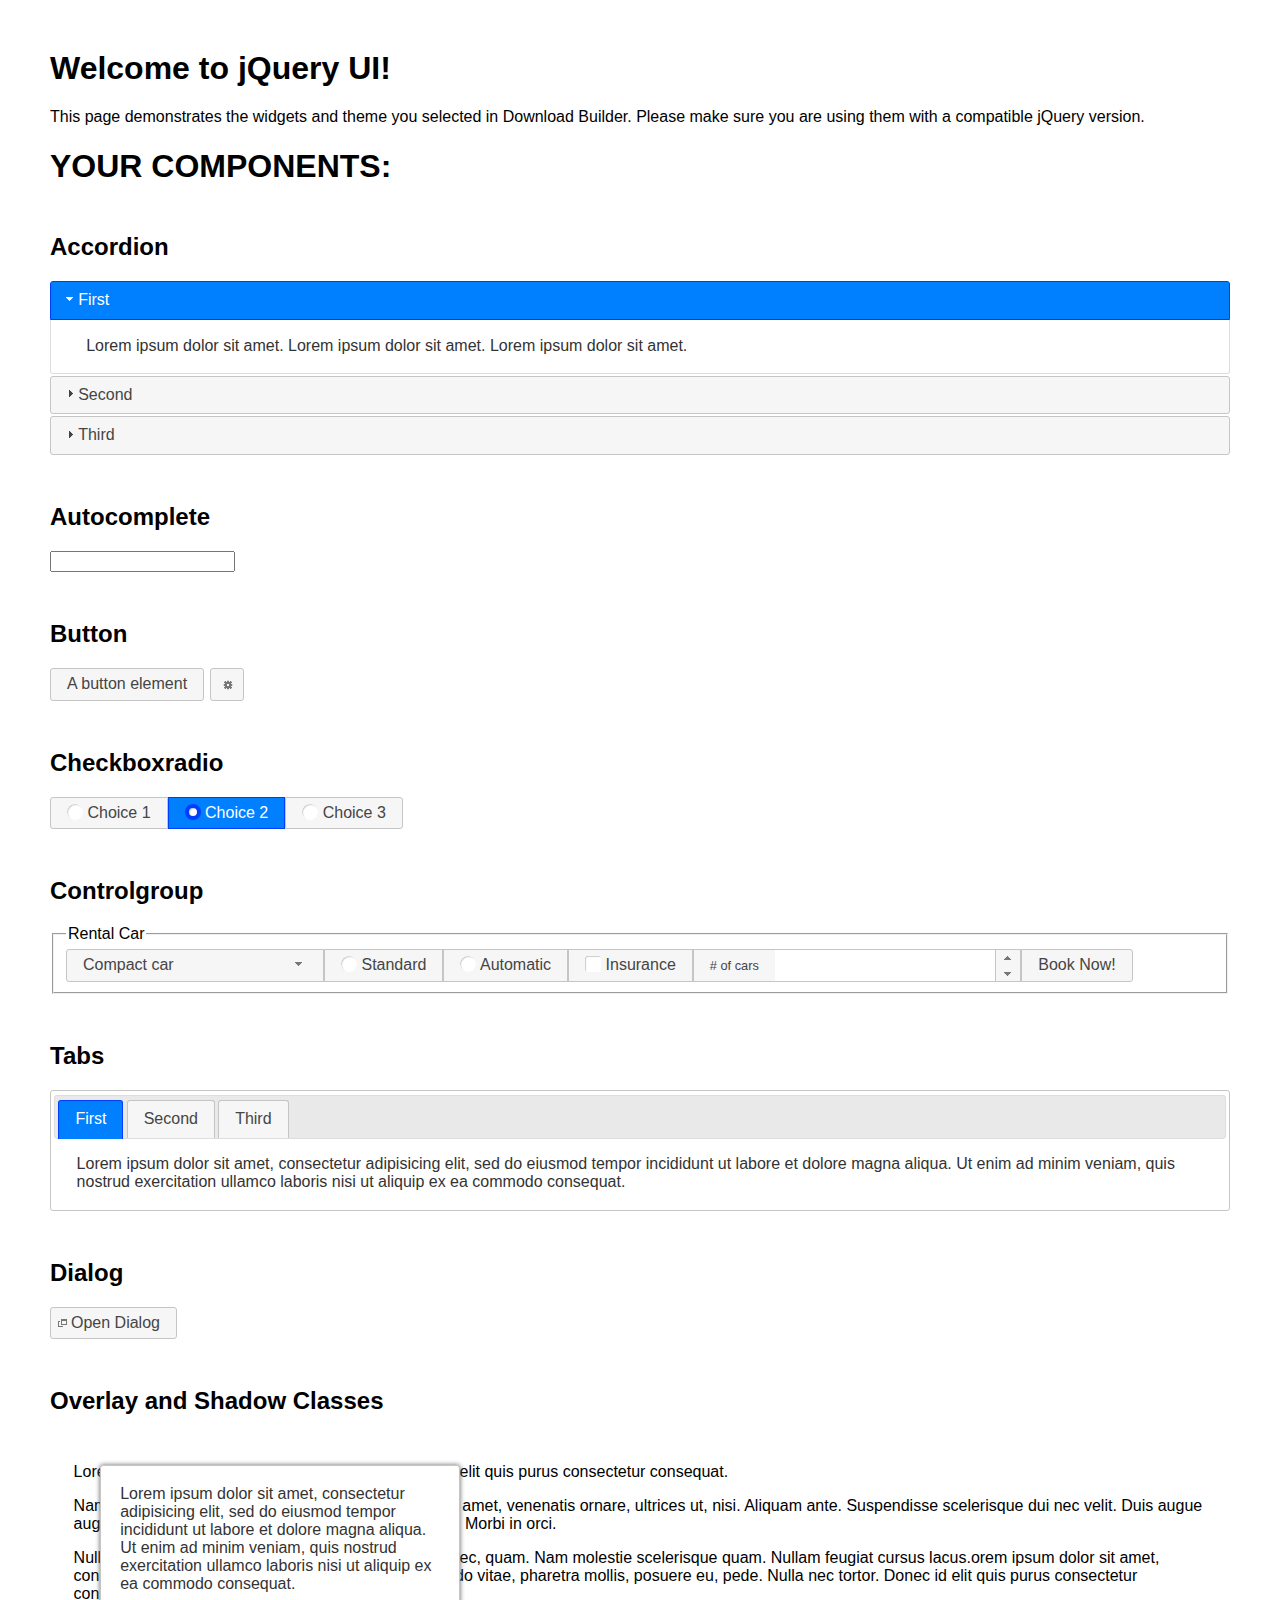
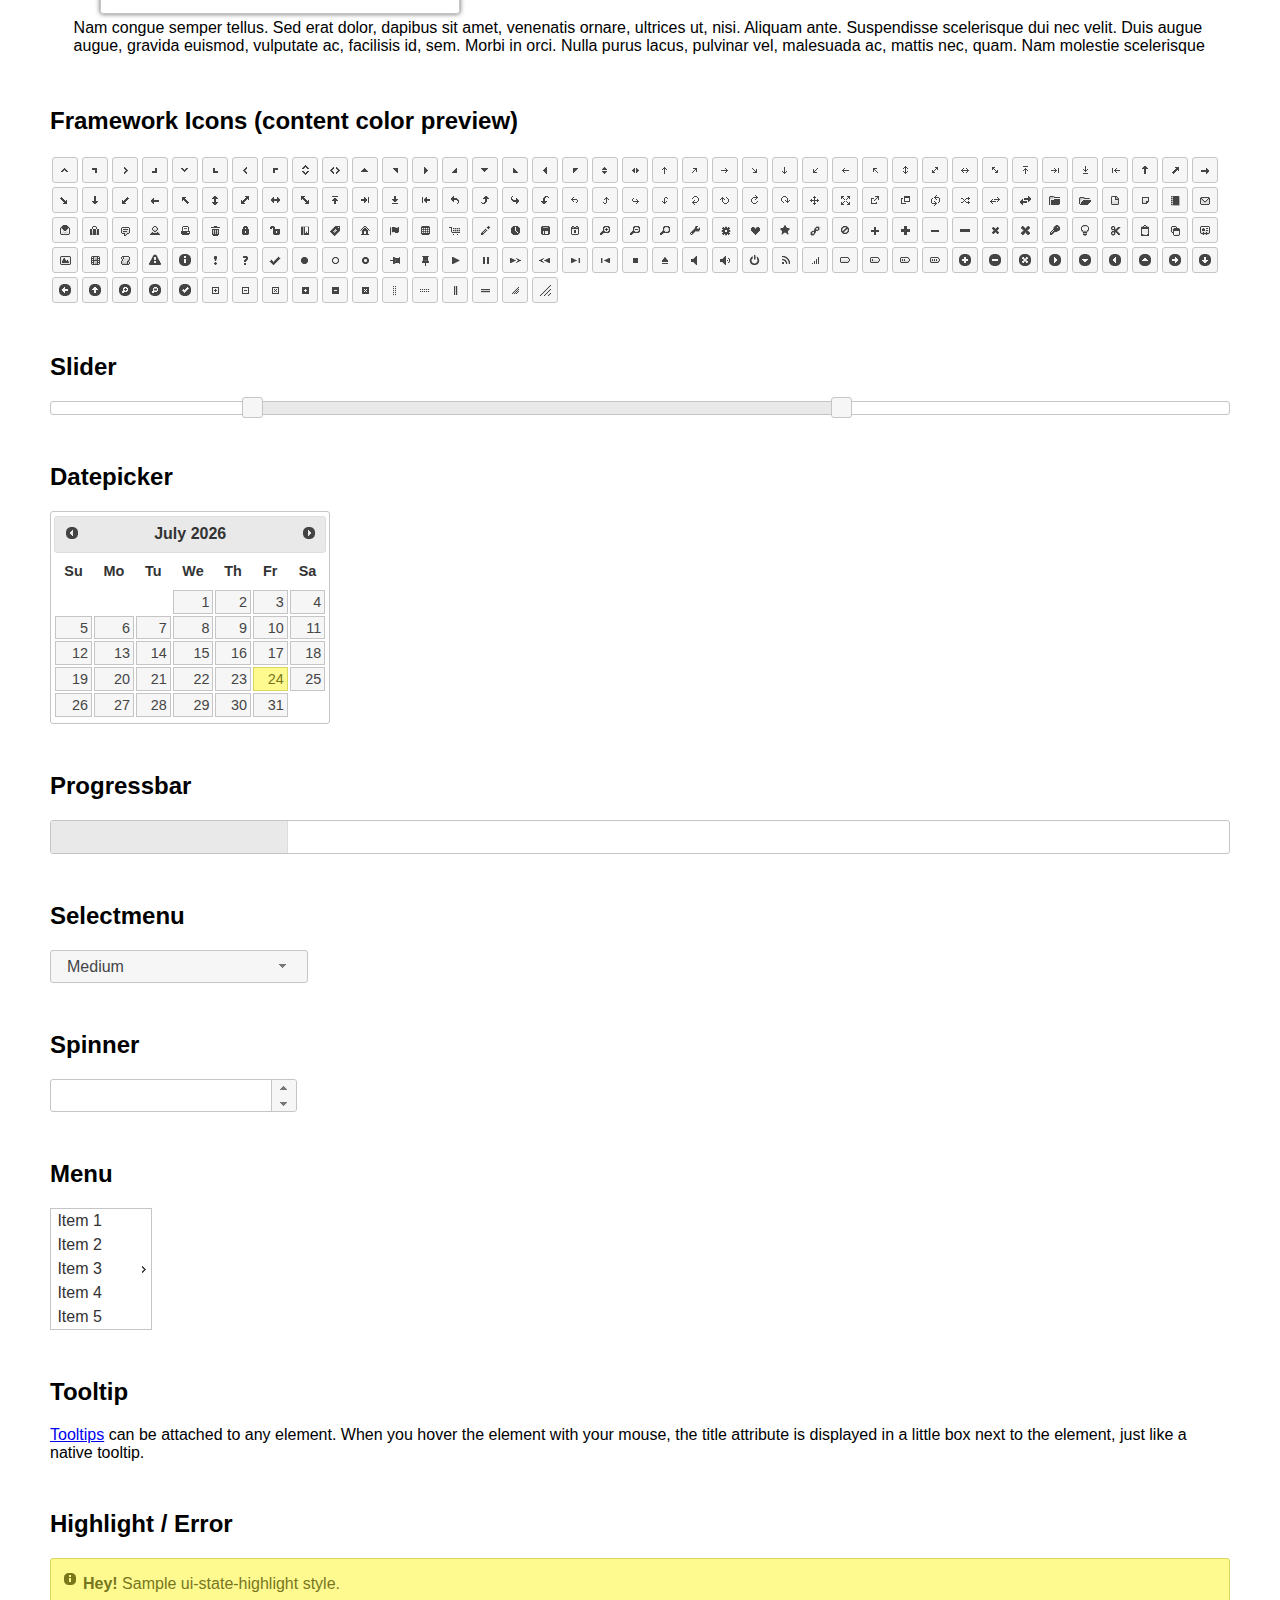
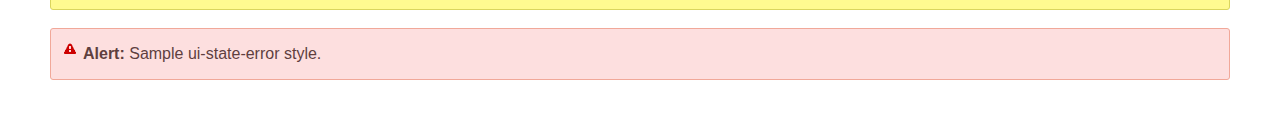
<file: Space demo/jquery-ui-1.12.1/index.html>
<!doctype html>
<html lang="us">
<head>
	<meta charset="utf-8">
	<title>jQuery UI Example Page</title>
	<link href="jquery-ui.css" rel="stylesheet">
	<style>
	body{
		font-family: "Trebuchet MS", sans-serif;
		margin: 50px;
	}
	.demoHeaders {
		margin-top: 2em;
	}
	#dialog-link {
		padding: .4em 1em .4em 20px;
		text-decoration: none;
		position: relative;
	}
	#dialog-link span.ui-icon {
		margin: 0 5px 0 0;
		position: absolute;
		left: .2em;
		top: 50%;
		margin-top: -8px;
	}
	#icons {
		margin: 0;
		padding: 0;
	}
	#icons li {
		margin: 2px;
		position: relative;
		padding: 4px 0;
		cursor: pointer;
		float: left;
		list-style: none;
	}
	#icons span.ui-icon {
		float: left;
		margin: 0 4px;
	}
	.fakewindowcontain .ui-widget-overlay {
		position: absolute;
	}
	select {
		width: 200px;
	}
	</style>
</head>
<body>

<h1>Welcome to jQuery UI!</h1>

<div class="ui-widget">
	<p>This page demonstrates the widgets and theme you selected in Download Builder. Please make sure you are using them with a compatible jQuery version.</p>
</div>

<h1>YOUR COMPONENTS:</h1>


<!-- Accordion -->
<h2 class="demoHeaders">Accordion</h2>
<div id="accordion">
	<h3>First</h3>
	<div>Lorem ipsum dolor sit amet. Lorem ipsum dolor sit amet. Lorem ipsum dolor sit amet.</div>
	<h3>Second</h3>
	<div>Phasellus mattis tincidunt nibh.</div>
	<h3>Third</h3>
	<div>Nam dui erat, auctor a, dignissim quis.</div>
</div>



<!-- Autocomplete -->
<h2 class="demoHeaders">Autocomplete</h2>
<div>
	<input id="autocomplete" title="type &quot;a&quot;">
</div>



<!-- Button -->
<h2 class="demoHeaders">Button</h2>
<button id="button">A button element</button>
<button id="button-icon">An icon-only button</button>



<!-- Checkboxradio -->
<h2 class="demoHeaders">Checkboxradio</h2>
<form style="margin-top: 1em;">
	<div id="radioset">
		<input type="radio" id="radio1" name="radio"><label for="radio1">Choice 1</label>
		<input type="radio" id="radio2" name="radio" checked="checked"><label for="radio2">Choice 2</label>
		<input type="radio" id="radio3" name="radio"><label for="radio3">Choice 3</label>
	</div>
</form>



<!-- Controlgroup -->
<h2 class="demoHeaders">Controlgroup</h2>
<fieldset>
	<legend>Rental Car</legend>
	<div id="controlgroup">
		<select id="car-type">
			<option>Compact car</option>
			<option>Midsize car</option>
			<option>Full size car</option>
			<option>SUV</option>
			<option>Luxury</option>
			<option>Truck</option>
			<option>Van</option>
		</select>
		<label for="transmission-standard">Standard</label>
		<input type="radio" name="transmission" id="transmission-standard">
		<label for="transmission-automatic">Automatic</label>
		<input type="radio" name="transmission" id="transmission-automatic">
		<label for="insurance">Insurance</label>
		<input type="checkbox" name="insurance" id="insurance">
		<label for="horizontal-spinner" class="ui-controlgroup-label"># of cars</label>
		<input id="horizontal-spinner" class="ui-spinner-input">
		<button>Book Now!</button>
	</div>
</fieldset>



<!-- Tabs -->
<h2 class="demoHeaders">Tabs</h2>
<div id="tabs">
	<ul>
		<li><a href="#tabs-1">First</a></li>
		<li><a href="#tabs-2">Second</a></li>
		<li><a href="#tabs-3">Third</a></li>
	</ul>
	<div id="tabs-1">Lorem ipsum dolor sit amet, consectetur adipisicing elit, sed do eiusmod tempor incididunt ut labore et dolore magna aliqua. Ut enim ad minim veniam, quis nostrud exercitation ullamco laboris nisi ut aliquip ex ea commodo consequat.</div>
	<div id="tabs-2">Phasellus mattis tincidunt nibh. Cras orci urna, blandit id, pretium vel, aliquet ornare, felis. Maecenas scelerisque sem non nisl. Fusce sed lorem in enim dictum bibendum.</div>
	<div id="tabs-3">Nam dui erat, auctor a, dignissim quis, sollicitudin eu, felis. Pellentesque nisi urna, interdum eget, sagittis et, consequat vestibulum, lacus. Mauris porttitor ullamcorper augue.</div>
</div>



<h2 class="demoHeaders">Dialog</h2>
<p>
	<button id="dialog-link" class="ui-button ui-corner-all ui-widget">
		<span class="ui-icon ui-icon-newwin"></span>Open Dialog
	</button>
</p>

<h2 class="demoHeaders">Overlay and Shadow Classes</h2>
<div style="position: relative; width: 96%; height: 200px; padding:1% 2%; overflow:hidden;" class="fakewindowcontain">
	<p>Lorem ipsum dolor sit amet,  Nulla nec tortor. Donec id elit quis purus consectetur consequat. </p><p>Nam congue semper tellus. Sed erat dolor, dapibus sit amet, venenatis ornare, ultrices ut, nisi. Aliquam ante. Suspendisse scelerisque dui nec velit. Duis augue augue, gravida euismod, vulputate ac, facilisis id, sem. Morbi in orci. </p><p>Nulla purus lacus, pulvinar vel, malesuada ac, mattis nec, quam. Nam molestie scelerisque quam. Nullam feugiat cursus lacus.orem ipsum dolor sit amet, consectetur adipiscing elit. Donec libero risus, commodo vitae, pharetra mollis, posuere eu, pede. Nulla nec tortor. Donec id elit quis purus consectetur consequat. </p><p>Nam congue semper tellus. Sed erat dolor, dapibus sit amet, venenatis ornare, ultrices ut, nisi. Aliquam ante. Suspendisse scelerisque dui nec velit. Duis augue augue, gravida euismod, vulputate ac, facilisis id, sem. Morbi in orci. Nulla purus lacus, pulvinar vel, malesuada ac, mattis nec, quam. Nam molestie scelerisque quam. </p><p>Nullam feugiat cursus lacus.orem ipsum dolor sit amet, consectetur adipiscing elit. Donec libero risus, commodo vitae, pharetra mollis, posuere eu, pede. Nulla nec tortor. Donec id elit quis purus consectetur consequat. Nam congue semper tellus. Sed erat dolor, dapibus sit amet, venenatis ornare, ultrices ut, nisi. Aliquam ante. </p><p>Suspendisse scelerisque dui nec velit. Duis augue augue, gravida euismod, vulputate ac, facilisis id, sem. Morbi in orci. Nulla purus lacus, pulvinar vel, malesuada ac, mattis nec, quam. Nam molestie scelerisque quam. Nullam feugiat cursus lacus.orem ipsum dolor sit amet, consectetur adipiscing elit. Donec libero risus, commodo vitae, pharetra mollis, posuere eu, pede. Nulla nec tortor. Donec id elit quis purus consectetur consequat. Nam congue semper tellus. Sed erat dolor, dapibus sit amet, venenatis ornare, ultrices ut, nisi. </p>

	<!-- ui-dialog -->
	<div class="ui-widget-overlay ui-front"></div>
	<div style="position: absolute; width: 320px; left: 50px; top: 30px; padding: 1.2em" class="ui-widget ui-front ui-widget-content ui-corner-all ui-widget-shadow">
		Lorem ipsum dolor sit amet, consectetur adipisicing elit, sed do eiusmod tempor incididunt ut labore et dolore magna aliqua. Ut enim ad minim veniam, quis nostrud exercitation ullamco laboris nisi ut aliquip ex ea commodo consequat.
	</div>

</div>

<!-- ui-dialog -->
<div id="dialog" title="Dialog Title">
	<p>Lorem ipsum dolor sit amet, consectetur adipisicing elit, sed do eiusmod tempor incididunt ut labore et dolore magna aliqua. Ut enim ad minim veniam, quis nostrud exercitation ullamco laboris nisi ut aliquip ex ea commodo consequat.</p>
</div>



<h2 class="demoHeaders">Framework Icons (content color preview)</h2>
<ul id="icons" class="ui-widget ui-helper-clearfix">
	<li class="ui-state-default ui-corner-all" title=".ui-icon-caret-1-n"><span class="ui-icon ui-icon-caret-1-n"></span></li>
	<li class="ui-state-default ui-corner-all" title=".ui-icon-caret-1-ne"><span class="ui-icon ui-icon-caret-1-ne"></span></li>
	<li class="ui-state-default ui-corner-all" title=".ui-icon-caret-1-e"><span class="ui-icon ui-icon-caret-1-e"></span></li>
	<li class="ui-state-default ui-corner-all" title=".ui-icon-caret-1-se"><span class="ui-icon ui-icon-caret-1-se"></span></li>
	<li class="ui-state-default ui-corner-all" title=".ui-icon-caret-1-s"><span class="ui-icon ui-icon-caret-1-s"></span></li>
	<li class="ui-state-default ui-corner-all" title=".ui-icon-caret-1-sw"><span class="ui-icon ui-icon-caret-1-sw"></span></li>
	<li class="ui-state-default ui-corner-all" title=".ui-icon-caret-1-w"><span class="ui-icon ui-icon-caret-1-w"></span></li>
	<li class="ui-state-default ui-corner-all" title=".ui-icon-caret-1-nw"><span class="ui-icon ui-icon-caret-1-nw"></span></li>
	<li class="ui-state-default ui-corner-all" title=".ui-icon-caret-2-n-s"><span class="ui-icon ui-icon-caret-2-n-s"></span></li>
	<li class="ui-state-default ui-corner-all" title=".ui-icon-caret-2-e-w"><span class="ui-icon ui-icon-caret-2-e-w"></span></li>
	<li class="ui-state-default ui-corner-all" title=".ui-icon-triangle-1-n"><span class="ui-icon ui-icon-triangle-1-n"></span></li>
	<li class="ui-state-default ui-corner-all" title=".ui-icon-triangle-1-ne"><span class="ui-icon ui-icon-triangle-1-ne"></span></li>
	<li class="ui-state-default ui-corner-all" title=".ui-icon-triangle-1-e"><span class="ui-icon ui-icon-triangle-1-e"></span></li>
	<li class="ui-state-default ui-corner-all" title=".ui-icon-triangle-1-se"><span class="ui-icon ui-icon-triangle-1-se"></span></li>
	<li class="ui-state-default ui-corner-all" title=".ui-icon-triangle-1-s"><span class="ui-icon ui-icon-triangle-1-s"></span></li>
	<li class="ui-state-default ui-corner-all" title=".ui-icon-triangle-1-sw"><span class="ui-icon ui-icon-triangle-1-sw"></span></li>
	<li class="ui-state-default ui-corner-all" title=".ui-icon-triangle-1-w"><span class="ui-icon ui-icon-triangle-1-w"></span></li>
	<li class="ui-state-default ui-corner-all" title=".ui-icon-triangle-1-nw"><span class="ui-icon ui-icon-triangle-1-nw"></span></li>
	<li class="ui-state-default ui-corner-all" title=".ui-icon-triangle-2-n-s"><span class="ui-icon ui-icon-triangle-2-n-s"></span></li>
	<li class="ui-state-default ui-corner-all" title=".ui-icon-triangle-2-e-w"><span class="ui-icon ui-icon-triangle-2-e-w"></span></li>
	<li class="ui-state-default ui-corner-all" title=".ui-icon-arrow-1-n"><span class="ui-icon ui-icon-arrow-1-n"></span></li>
	<li class="ui-state-default ui-corner-all" title=".ui-icon-arrow-1-ne"><span class="ui-icon ui-icon-arrow-1-ne"></span></li>
	<li class="ui-state-default ui-corner-all" title=".ui-icon-arrow-1-e"><span class="ui-icon ui-icon-arrow-1-e"></span></li>
	<li class="ui-state-default ui-corner-all" title=".ui-icon-arrow-1-se"><span class="ui-icon ui-icon-arrow-1-se"></span></li>
	<li class="ui-state-default ui-corner-all" title=".ui-icon-arrow-1-s"><span class="ui-icon ui-icon-arrow-1-s"></span></li>
	<li class="ui-state-default ui-corner-all" title=".ui-icon-arrow-1-sw"><span class="ui-icon ui-icon-arrow-1-sw"></span></li>
	<li class="ui-state-default ui-corner-all" title=".ui-icon-arrow-1-w"><span class="ui-icon ui-icon-arrow-1-w"></span></li>
	<li class="ui-state-default ui-corner-all" title=".ui-icon-arrow-1-nw"><span class="ui-icon ui-icon-arrow-1-nw"></span></li>
	<li class="ui-state-default ui-corner-all" title=".ui-icon-arrow-2-n-s"><span class="ui-icon ui-icon-arrow-2-n-s"></span></li>
	<li class="ui-state-default ui-corner-all" title=".ui-icon-arrow-2-ne-sw"><span class="ui-icon ui-icon-arrow-2-ne-sw"></span></li>
	<li class="ui-state-default ui-corner-all" title=".ui-icon-arrow-2-e-w"><span class="ui-icon ui-icon-arrow-2-e-w"></span></li>
	<li class="ui-state-default ui-corner-all" title=".ui-icon-arrow-2-se-nw"><span class="ui-icon ui-icon-arrow-2-se-nw"></span></li>
	<li class="ui-state-default ui-corner-all" title=".ui-icon-arrowstop-1-n"><span class="ui-icon ui-icon-arrowstop-1-n"></span></li>
	<li class="ui-state-default ui-corner-all" title=".ui-icon-arrowstop-1-e"><span class="ui-icon ui-icon-arrowstop-1-e"></span></li>
	<li class="ui-state-default ui-corner-all" title=".ui-icon-arrowstop-1-s"><span class="ui-icon ui-icon-arrowstop-1-s"></span></li>
	<li class="ui-state-default ui-corner-all" title=".ui-icon-arrowstop-1-w"><span class="ui-icon ui-icon-arrowstop-1-w"></span></li>
	<li class="ui-state-default ui-corner-all" title=".ui-icon-arrowthick-1-n"><span class="ui-icon ui-icon-arrowthick-1-n"></span></li>
	<li class="ui-state-default ui-corner-all" title=".ui-icon-arrowthick-1-ne"><span class="ui-icon ui-icon-arrowthick-1-ne"></span></li>
	<li class="ui-state-default ui-corner-all" title=".ui-icon-arrowthick-1-e"><span class="ui-icon ui-icon-arrowthick-1-e"></span></li>
	<li class="ui-state-default ui-corner-all" title=".ui-icon-arrowthick-1-se"><span class="ui-icon ui-icon-arrowthick-1-se"></span></li>
	<li class="ui-state-default ui-corner-all" title=".ui-icon-arrowthick-1-s"><span class="ui-icon ui-icon-arrowthick-1-s"></span></li>
	<li class="ui-state-default ui-corner-all" title=".ui-icon-arrowthick-1-sw"><span class="ui-icon ui-icon-arrowthick-1-sw"></span></li>
	<li class="ui-state-default ui-corner-all" title=".ui-icon-arrowthick-1-w"><span class="ui-icon ui-icon-arrowthick-1-w"></span></li>
	<li class="ui-state-default ui-corner-all" title=".ui-icon-arrowthick-1-nw"><span class="ui-icon ui-icon-arrowthick-1-nw"></span></li>
	<li class="ui-state-default ui-corner-all" title=".ui-icon-arrowthick-2-n-s"><span class="ui-icon ui-icon-arrowthick-2-n-s"></span></li>
	<li class="ui-state-default ui-corner-all" title=".ui-icon-arrowthick-2-ne-sw"><span class="ui-icon ui-icon-arrowthick-2-ne-sw"></span></li>
	<li class="ui-state-default ui-corner-all" title=".ui-icon-arrowthick-2-e-w"><span class="ui-icon ui-icon-arrowthick-2-e-w"></span></li>
	<li class="ui-state-default ui-corner-all" title=".ui-icon-arrowthick-2-se-nw"><span class="ui-icon ui-icon-arrowthick-2-se-nw"></span></li>
	<li class="ui-state-default ui-corner-all" title=".ui-icon-arrowthickstop-1-n"><span class="ui-icon ui-icon-arrowthickstop-1-n"></span></li>
	<li class="ui-state-default ui-corner-all" title=".ui-icon-arrowthickstop-1-e"><span class="ui-icon ui-icon-arrowthickstop-1-e"></span></li>
	<li class="ui-state-default ui-corner-all" title=".ui-icon-arrowthickstop-1-s"><span class="ui-icon ui-icon-arrowthickstop-1-s"></span></li>
	<li class="ui-state-default ui-corner-all" title=".ui-icon-arrowthickstop-1-w"><span class="ui-icon ui-icon-arrowthickstop-1-w"></span></li>
	<li class="ui-state-default ui-corner-all" title=".ui-icon-arrowreturnthick-1-w"><span class="ui-icon ui-icon-arrowreturnthick-1-w"></span></li>
	<li class="ui-state-default ui-corner-all" title=".ui-icon-arrowreturnthick-1-n"><span class="ui-icon ui-icon-arrowreturnthick-1-n"></span></li>
	<li class="ui-state-default ui-corner-all" title=".ui-icon-arrowreturnthick-1-e"><span class="ui-icon ui-icon-arrowreturnthick-1-e"></span></li>
	<li class="ui-state-default ui-corner-all" title=".ui-icon-arrowreturnthick-1-s"><span class="ui-icon ui-icon-arrowreturnthick-1-s"></span></li>
	<li class="ui-state-default ui-corner-all" title=".ui-icon-arrowreturn-1-w"><span class="ui-icon ui-icon-arrowreturn-1-w"></span></li>
	<li class="ui-state-default ui-corner-all" title=".ui-icon-arrowreturn-1-n"><span class="ui-icon ui-icon-arrowreturn-1-n"></span></li>
	<li class="ui-state-default ui-corner-all" title=".ui-icon-arrowreturn-1-e"><span class="ui-icon ui-icon-arrowreturn-1-e"></span></li>
	<li class="ui-state-default ui-corner-all" title=".ui-icon-arrowreturn-1-s"><span class="ui-icon ui-icon-arrowreturn-1-s"></span></li>
	<li class="ui-state-default ui-corner-all" title=".ui-icon-arrowrefresh-1-w"><span class="ui-icon ui-icon-arrowrefresh-1-w"></span></li>
	<li class="ui-state-default ui-corner-all" title=".ui-icon-arrowrefresh-1-n"><span class="ui-icon ui-icon-arrowrefresh-1-n"></span></li>
	<li class="ui-state-default ui-corner-all" title=".ui-icon-arrowrefresh-1-e"><span class="ui-icon ui-icon-arrowrefresh-1-e"></span></li>
	<li class="ui-state-default ui-corner-all" title=".ui-icon-arrowrefresh-1-s"><span class="ui-icon ui-icon-arrowrefresh-1-s"></span></li>
	<li class="ui-state-default ui-corner-all" title=".ui-icon-arrow-4"><span class="ui-icon ui-icon-arrow-4"></span></li>
	<li class="ui-state-default ui-corner-all" title=".ui-icon-arrow-4-diag"><span class="ui-icon ui-icon-arrow-4-diag"></span></li>
	<li class="ui-state-default ui-corner-all" title=".ui-icon-extlink"><span class="ui-icon ui-icon-extlink"></span></li>
	<li class="ui-state-default ui-corner-all" title=".ui-icon-newwin"><span class="ui-icon ui-icon-newwin"></span></li>
	<li class="ui-state-default ui-corner-all" title=".ui-icon-refresh"><span class="ui-icon ui-icon-refresh"></span></li>
	<li class="ui-state-default ui-corner-all" title=".ui-icon-shuffle"><span class="ui-icon ui-icon-shuffle"></span></li>
	<li class="ui-state-default ui-corner-all" title=".ui-icon-transfer-e-w"><span class="ui-icon ui-icon-transfer-e-w"></span></li>
	<li class="ui-state-default ui-corner-all" title=".ui-icon-transferthick-e-w"><span class="ui-icon ui-icon-transferthick-e-w"></span></li>
	<li class="ui-state-default ui-corner-all" title=".ui-icon-folder-collapsed"><span class="ui-icon ui-icon-folder-collapsed"></span></li>
	<li class="ui-state-default ui-corner-all" title=".ui-icon-folder-open"><span class="ui-icon ui-icon-folder-open"></span></li>
	<li class="ui-state-default ui-corner-all" title=".ui-icon-document"><span class="ui-icon ui-icon-document"></span></li>
	<li class="ui-state-default ui-corner-all" title=".ui-icon-document-b"><span class="ui-icon ui-icon-document-b"></span></li>
	<li class="ui-state-default ui-corner-all" title=".ui-icon-note"><span class="ui-icon ui-icon-note"></span></li>
	<li class="ui-state-default ui-corner-all" title=".ui-icon-mail-closed"><span class="ui-icon ui-icon-mail-closed"></span></li>
	<li class="ui-state-default ui-corner-all" title=".ui-icon-mail-open"><span class="ui-icon ui-icon-mail-open"></span></li>
	<li class="ui-state-default ui-corner-all" title=".ui-icon-suitcase"><span class="ui-icon ui-icon-suitcase"></span></li>
	<li class="ui-state-default ui-corner-all" title=".ui-icon-comment"><span class="ui-icon ui-icon-comment"></span></li>
	<li class="ui-state-default ui-corner-all" title=".ui-icon-person"><span class="ui-icon ui-icon-person"></span></li>
	<li class="ui-state-default ui-corner-all" title=".ui-icon-print"><span class="ui-icon ui-icon-print"></span></li>
	<li class="ui-state-default ui-corner-all" title=".ui-icon-trash"><span class="ui-icon ui-icon-trash"></span></li>
	<li class="ui-state-default ui-corner-all" title=".ui-icon-locked"><span class="ui-icon ui-icon-locked"></span></li>
	<li class="ui-state-default ui-corner-all" title=".ui-icon-unlocked"><span class="ui-icon ui-icon-unlocked"></span></li>
	<li class="ui-state-default ui-corner-all" title=".ui-icon-bookmark"><span class="ui-icon ui-icon-bookmark"></span></li>
	<li class="ui-state-default ui-corner-all" title=".ui-icon-tag"><span class="ui-icon ui-icon-tag"></span></li>
	<li class="ui-state-default ui-corner-all" title=".ui-icon-home"><span class="ui-icon ui-icon-home"></span></li>
	<li class="ui-state-default ui-corner-all" title=".ui-icon-flag"><span class="ui-icon ui-icon-flag"></span></li>
	<li class="ui-state-default ui-corner-all" title=".ui-icon-calculator"><span class="ui-icon ui-icon-calculator"></span></li>
	<li class="ui-state-default ui-corner-all" title=".ui-icon-cart"><span class="ui-icon ui-icon-cart"></span></li>
	<li class="ui-state-default ui-corner-all" title=".ui-icon-pencil"><span class="ui-icon ui-icon-pencil"></span></li>
	<li class="ui-state-default ui-corner-all" title=".ui-icon-clock"><span class="ui-icon ui-icon-clock"></span></li>
	<li class="ui-state-default ui-corner-all" title=".ui-icon-disk"><span class="ui-icon ui-icon-disk"></span></li>
	<li class="ui-state-default ui-corner-all" title=".ui-icon-calendar"><span class="ui-icon ui-icon-calendar"></span></li>
	<li class="ui-state-default ui-corner-all" title=".ui-icon-zoomin"><span class="ui-icon ui-icon-zoomin"></span></li>
	<li class="ui-state-default ui-corner-all" title=".ui-icon-zoomout"><span class="ui-icon ui-icon-zoomout"></span></li>
	<li class="ui-state-default ui-corner-all" title=".ui-icon-search"><span class="ui-icon ui-icon-search"></span></li>
	<li class="ui-state-default ui-corner-all" title=".ui-icon-wrench"><span class="ui-icon ui-icon-wrench"></span></li>
	<li class="ui-state-default ui-corner-all" title=".ui-icon-gear"><span class="ui-icon ui-icon-gear"></span></li>
	<li class="ui-state-default ui-corner-all" title=".ui-icon-heart"><span class="ui-icon ui-icon-heart"></span></li>
	<li class="ui-state-default ui-corner-all" title=".ui-icon-star"><span class="ui-icon ui-icon-star"></span></li>
	<li class="ui-state-default ui-corner-all" title=".ui-icon-link"><span class="ui-icon ui-icon-link"></span></li>
	<li class="ui-state-default ui-corner-all" title=".ui-icon-cancel"><span class="ui-icon ui-icon-cancel"></span></li>
	<li class="ui-state-default ui-corner-all" title=".ui-icon-plus"><span class="ui-icon ui-icon-plus"></span></li>
	<li class="ui-state-default ui-corner-all" title=".ui-icon-plusthick"><span class="ui-icon ui-icon-plusthick"></span></li>
	<li class="ui-state-default ui-corner-all" title=".ui-icon-minus"><span class="ui-icon ui-icon-minus"></span></li>
	<li class="ui-state-default ui-corner-all" title=".ui-icon-minusthick"><span class="ui-icon ui-icon-minusthick"></span></li>
	<li class="ui-state-default ui-corner-all" title=".ui-icon-close"><span class="ui-icon ui-icon-close"></span></li>
	<li class="ui-state-default ui-corner-all" title=".ui-icon-closethick"><span class="ui-icon ui-icon-closethick"></span></li>
	<li class="ui-state-default ui-corner-all" title=".ui-icon-key"><span class="ui-icon ui-icon-key"></span></li>
	<li class="ui-state-default ui-corner-all" title=".ui-icon-lightbulb"><span class="ui-icon ui-icon-lightbulb"></span></li>
	<li class="ui-state-default ui-corner-all" title=".ui-icon-scissors"><span class="ui-icon ui-icon-scissors"></span></li>
	<li class="ui-state-default ui-corner-all" title=".ui-icon-clipboard"><span class="ui-icon ui-icon-clipboard"></span></li>
	<li class="ui-state-default ui-corner-all" title=".ui-icon-copy"><span class="ui-icon ui-icon-copy"></span></li>
	<li class="ui-state-default ui-corner-all" title=".ui-icon-contact"><span class="ui-icon ui-icon-contact"></span></li>
	<li class="ui-state-default ui-corner-all" title=".ui-icon-image"><span class="ui-icon ui-icon-image"></span></li>
	<li class="ui-state-default ui-corner-all" title=".ui-icon-video"><span class="ui-icon ui-icon-video"></span></li>
	<li class="ui-state-default ui-corner-all" title=".ui-icon-script"><span class="ui-icon ui-icon-script"></span></li>
	<li class="ui-state-default ui-corner-all" title=".ui-icon-alert"><span class="ui-icon ui-icon-alert"></span></li>
	<li class="ui-state-default ui-corner-all" title=".ui-icon-info"><span class="ui-icon ui-icon-info"></span></li>
	<li class="ui-state-default ui-corner-all" title=".ui-icon-notice"><span class="ui-icon ui-icon-notice"></span></li>
	<li class="ui-state-default ui-corner-all" title=".ui-icon-help"><span class="ui-icon ui-icon-help"></span></li>
	<li class="ui-state-default ui-corner-all" title=".ui-icon-check"><span class="ui-icon ui-icon-check"></span></li>
	<li class="ui-state-default ui-corner-all" title=".ui-icon-bullet"><span class="ui-icon ui-icon-bullet"></span></li>
	<li class="ui-state-default ui-corner-all" title=".ui-icon-radio-off"><span class="ui-icon ui-icon-radio-off"></span></li>
	<li class="ui-state-default ui-corner-all" title=".ui-icon-radio-on"><span class="ui-icon ui-icon-radio-on"></span></li>
	<li class="ui-state-default ui-corner-all" title=".ui-icon-pin-w"><span class="ui-icon ui-icon-pin-w"></span></li>
	<li class="ui-state-default ui-corner-all" title=".ui-icon-pin-s"><span class="ui-icon ui-icon-pin-s"></span></li>
	<li class="ui-state-default ui-corner-all" title=".ui-icon-play"><span class="ui-icon ui-icon-play"></span></li>
	<li class="ui-state-default ui-corner-all" title=".ui-icon-pause"><span class="ui-icon ui-icon-pause"></span></li>
	<li class="ui-state-default ui-corner-all" title=".ui-icon-seek-next"><span class="ui-icon ui-icon-seek-next"></span></li>
	<li class="ui-state-default ui-corner-all" title=".ui-icon-seek-prev"><span class="ui-icon ui-icon-seek-prev"></span></li>
	<li class="ui-state-default ui-corner-all" title=".ui-icon-seek-end"><span class="ui-icon ui-icon-seek-end"></span></li>
	<li class="ui-state-default ui-corner-all" title=".ui-icon-seek-first"><span class="ui-icon ui-icon-seek-first"></span></li>
	<li class="ui-state-default ui-corner-all" title=".ui-icon-stop"><span class="ui-icon ui-icon-stop"></span></li>
	<li class="ui-state-default ui-corner-all" title=".ui-icon-eject"><span class="ui-icon ui-icon-eject"></span></li>
	<li class="ui-state-default ui-corner-all" title=".ui-icon-volume-off"><span class="ui-icon ui-icon-volume-off"></span></li>
	<li class="ui-state-default ui-corner-all" title=".ui-icon-volume-on"><span class="ui-icon ui-icon-volume-on"></span></li>
	<li class="ui-state-default ui-corner-all" title=".ui-icon-power"><span class="ui-icon ui-icon-power"></span></li>
	<li class="ui-state-default ui-corner-all" title=".ui-icon-signal-diag"><span class="ui-icon ui-icon-signal-diag"></span></li>
	<li class="ui-state-default ui-corner-all" title=".ui-icon-signal"><span class="ui-icon ui-icon-signal"></span></li>
	<li class="ui-state-default ui-corner-all" title=".ui-icon-battery-0"><span class="ui-icon ui-icon-battery-0"></span></li>
	<li class="ui-state-default ui-corner-all" title=".ui-icon-battery-1"><span class="ui-icon ui-icon-battery-1"></span></li>
	<li class="ui-state-default ui-corner-all" title=".ui-icon-battery-2"><span class="ui-icon ui-icon-battery-2"></span></li>
	<li class="ui-state-default ui-corner-all" title=".ui-icon-battery-3"><span class="ui-icon ui-icon-battery-3"></span></li>
	<li class="ui-state-default ui-corner-all" title=".ui-icon-circle-plus"><span class="ui-icon ui-icon-circle-plus"></span></li>
	<li class="ui-state-default ui-corner-all" title=".ui-icon-circle-minus"><span class="ui-icon ui-icon-circle-minus"></span></li>
	<li class="ui-state-default ui-corner-all" title=".ui-icon-circle-close"><span class="ui-icon ui-icon-circle-close"></span></li>
	<li class="ui-state-default ui-corner-all" title=".ui-icon-circle-triangle-e"><span class="ui-icon ui-icon-circle-triangle-e"></span></li>
	<li class="ui-state-default ui-corner-all" title=".ui-icon-circle-triangle-s"><span class="ui-icon ui-icon-circle-triangle-s"></span></li>
	<li class="ui-state-default ui-corner-all" title=".ui-icon-circle-triangle-w"><span class="ui-icon ui-icon-circle-triangle-w"></span></li>
	<li class="ui-state-default ui-corner-all" title=".ui-icon-circle-triangle-n"><span class="ui-icon ui-icon-circle-triangle-n"></span></li>
	<li class="ui-state-default ui-corner-all" title=".ui-icon-circle-arrow-e"><span class="ui-icon ui-icon-circle-arrow-e"></span></li>
	<li class="ui-state-default ui-corner-all" title=".ui-icon-circle-arrow-s"><span class="ui-icon ui-icon-circle-arrow-s"></span></li>
	<li class="ui-state-default ui-corner-all" title=".ui-icon-circle-arrow-w"><span class="ui-icon ui-icon-circle-arrow-w"></span></li>
	<li class="ui-state-default ui-corner-all" title=".ui-icon-circle-arrow-n"><span class="ui-icon ui-icon-circle-arrow-n"></span></li>
	<li class="ui-state-default ui-corner-all" title=".ui-icon-circle-zoomin"><span class="ui-icon ui-icon-circle-zoomin"></span></li>
	<li class="ui-state-default ui-corner-all" title=".ui-icon-circle-zoomout"><span class="ui-icon ui-icon-circle-zoomout"></span></li>
	<li class="ui-state-default ui-corner-all" title=".ui-icon-circle-check"><span class="ui-icon ui-icon-circle-check"></span></li>
	<li class="ui-state-default ui-corner-all" title=".ui-icon-circlesmall-plus"><span class="ui-icon ui-icon-circlesmall-plus"></span></li>
	<li class="ui-state-default ui-corner-all" title=".ui-icon-circlesmall-minus"><span class="ui-icon ui-icon-circlesmall-minus"></span></li>
	<li class="ui-state-default ui-corner-all" title=".ui-icon-circlesmall-close"><span class="ui-icon ui-icon-circlesmall-close"></span></li>
	<li class="ui-state-default ui-corner-all" title=".ui-icon-squaresmall-plus"><span class="ui-icon ui-icon-squaresmall-plus"></span></li>
	<li class="ui-state-default ui-corner-all" title=".ui-icon-squaresmall-minus"><span class="ui-icon ui-icon-squaresmall-minus"></span></li>
	<li class="ui-state-default ui-corner-all" title=".ui-icon-squaresmall-close"><span class="ui-icon ui-icon-squaresmall-close"></span></li>
	<li class="ui-state-default ui-corner-all" title=".ui-icon-grip-dotted-vertical"><span class="ui-icon ui-icon-grip-dotted-vertical"></span></li>
	<li class="ui-state-default ui-corner-all" title=".ui-icon-grip-dotted-horizontal"><span class="ui-icon ui-icon-grip-dotted-horizontal"></span></li>
	<li class="ui-state-default ui-corner-all" title=".ui-icon-grip-solid-vertical"><span class="ui-icon ui-icon-grip-solid-vertical"></span></li>
	<li class="ui-state-default ui-corner-all" title=".ui-icon-grip-solid-horizontal"><span class="ui-icon ui-icon-grip-solid-horizontal"></span></li>
	<li class="ui-state-default ui-corner-all" title=".ui-icon-gripsmall-diagonal-se"><span class="ui-icon ui-icon-gripsmall-diagonal-se"></span></li>
	<li class="ui-state-default ui-corner-all" title=".ui-icon-grip-diagonal-se"><span class="ui-icon ui-icon-grip-diagonal-se"></span></li>
</ul>


<!-- Slider -->
<h2 class="demoHeaders">Slider</h2>
<div id="slider"></div>



<!-- Datepicker -->
<h2 class="demoHeaders">Datepicker</h2>
<div id="datepicker"></div>



<!-- Progressbar -->
<h2 class="demoHeaders">Progressbar</h2>
<div id="progressbar"></div>



<!-- Progressbar -->
<h2 class="demoHeaders">Selectmenu</h2>
<select id="selectmenu">
	<option>Slower</option>
	<option>Slow</option>
	<option selected="selected">Medium</option>
	<option>Fast</option>
	<option>Faster</option>
</select>



<!-- Spinner -->
<h2 class="demoHeaders">Spinner</h2>
<input id="spinner">



<!-- Menu -->
<h2 class="demoHeaders">Menu</h2>
<ul style="width:100px;" id="menu">
	<li><div>Item 1</div></li>
	<li><div>Item 2</div></li>
	<li><div>Item 3</div>
		<ul>
			<li><div>Item 3-1</div></li>
			<li><div>Item 3-2</div></li>
			<li><div>Item 3-3</div></li>
			<li><div>Item 3-4</div></li>
			<li><div>Item 3-5</div></li>
		</ul>
	</li>
	<li><div>Item 4</div></li>
	<li><div>Item 5</div></li>
</ul>



<!-- Tooltip -->
<h2 class="demoHeaders">Tooltip</h2>
<p id="tooltip">
	<a href="#" title="That&apos;s what this widget is">Tooltips</a> can be attached to any element. When you hover
the element with your mouse, the title attribute is displayed in a little box next to the element, just like a native tooltip.
</p>


<!-- Highlight / Error -->
<h2 class="demoHeaders">Highlight / Error</h2>
<div class="ui-widget">
	<div class="ui-state-highlight ui-corner-all" style="margin-top: 20px; padding: 0 .7em;">
		<p><span class="ui-icon ui-icon-info" style="float: left; margin-right: .3em;"></span>
		<strong>Hey!</strong> Sample ui-state-highlight style.</p>
	</div>
</div>
<br>
<div class="ui-widget">
	<div class="ui-state-error ui-corner-all" style="padding: 0 .7em;">
		<p><span class="ui-icon ui-icon-alert" style="float: left; margin-right: .3em;"></span>
		<strong>Alert:</strong> Sample ui-state-error style.</p>
	</div>
</div>

<script src="external/jquery/jquery.js"></script>
<script src="jquery-ui.js"></script>
<script>

$( "#accordion" ).accordion();



var availableTags = [
	"ActionScript",
	"AppleScript",
	"Asp",
	"BASIC",
	"C",
	"C++",
	"Clojure",
	"COBOL",
	"ColdFusion",
	"Erlang",
	"Fortran",
	"Groovy",
	"Haskell",
	"Java",
	"JavaScript",
	"Lisp",
	"Perl",
	"PHP",
	"Python",
	"Ruby",
	"Scala",
	"Scheme"
];
$( "#autocomplete" ).autocomplete({
	source: availableTags
});



$( "#button" ).button();
$( "#button-icon" ).button({
	icon: "ui-icon-gear",
	showLabel: false
});



$( "#radioset" ).buttonset();



$( "#controlgroup" ).controlgroup();



$( "#tabs" ).tabs();



$( "#dialog" ).dialog({
	autoOpen: false,
	width: 400,
	buttons: [
		{
			text: "Ok",
			click: function() {
				$( this ).dialog( "close" );
			}
		},
		{
			text: "Cancel",
			click: function() {
				$( this ).dialog( "close" );
			}
		}
	]
});

// Link to open the dialog
$( "#dialog-link" ).click(function( event ) {
	$( "#dialog" ).dialog( "open" );
	event.preventDefault();
});



$( "#datepicker" ).datepicker({
	inline: true
});



$( "#slider" ).slider({
	range: true,
	values: [ 17, 67 ]
});



$( "#progressbar" ).progressbar({
	value: 20
});



$( "#spinner" ).spinner();



$( "#menu" ).menu();



$( "#tooltip" ).tooltip();



$( "#selectmenu" ).selectmenu();


// Hover states on the static widgets
$( "#dialog-link, #icons li" ).hover(
	function() {
		$( this ).addClass( "ui-state-hover" );
	},
	function() {
		$( this ).removeClass( "ui-state-hover" );
	}
);
</script>
</body>
</html>
</file>
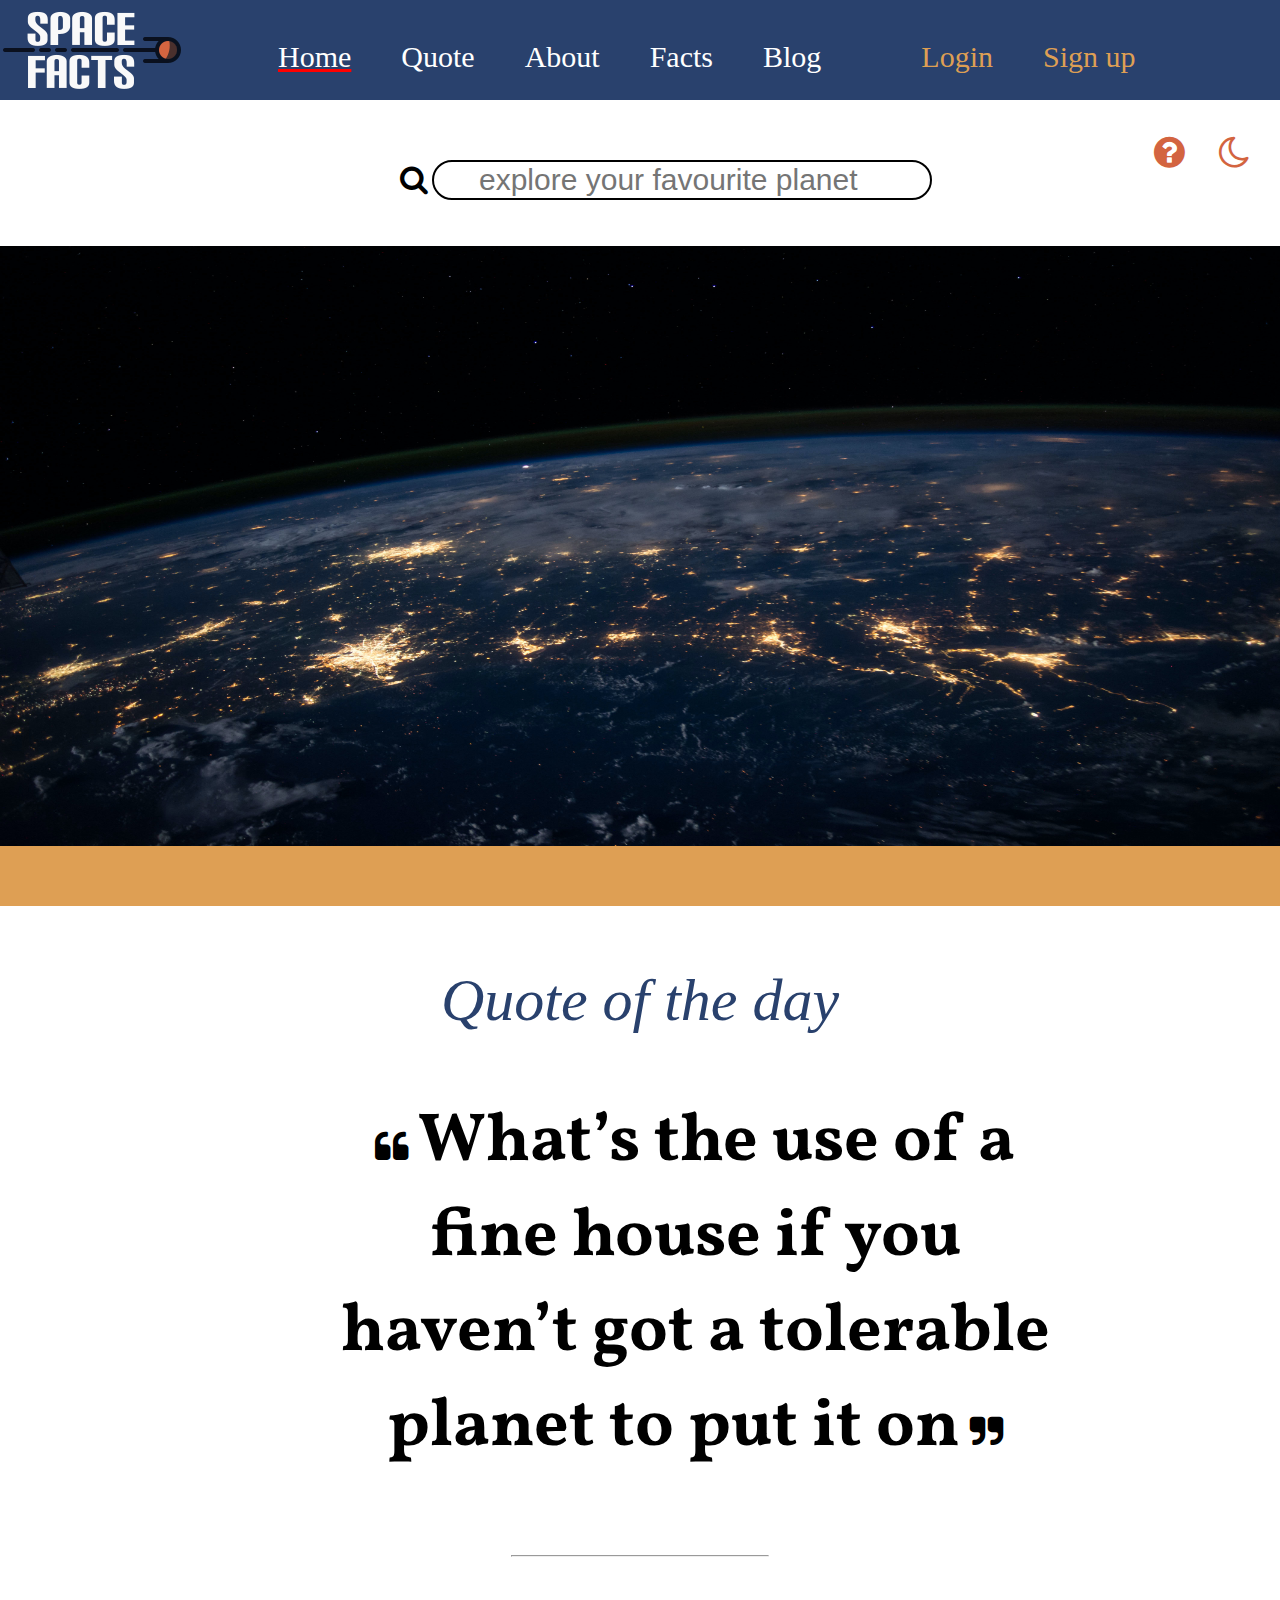
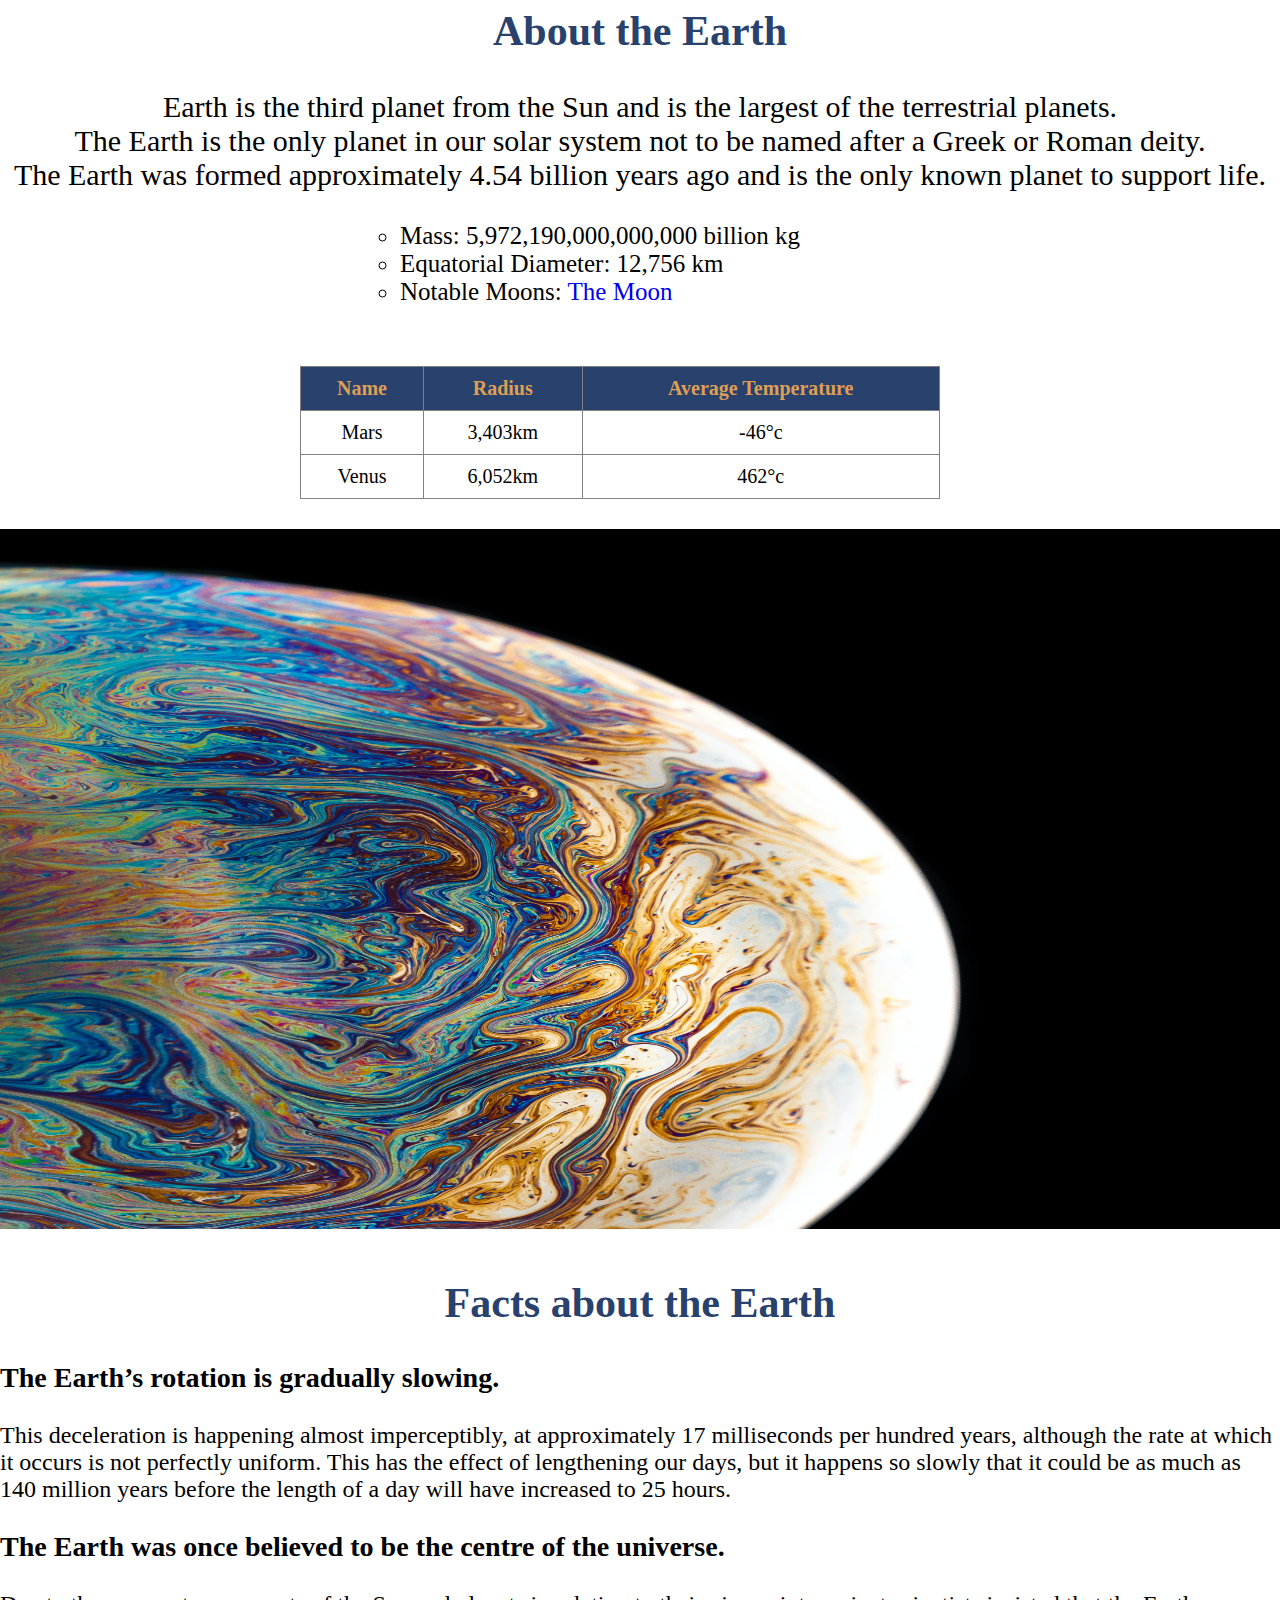
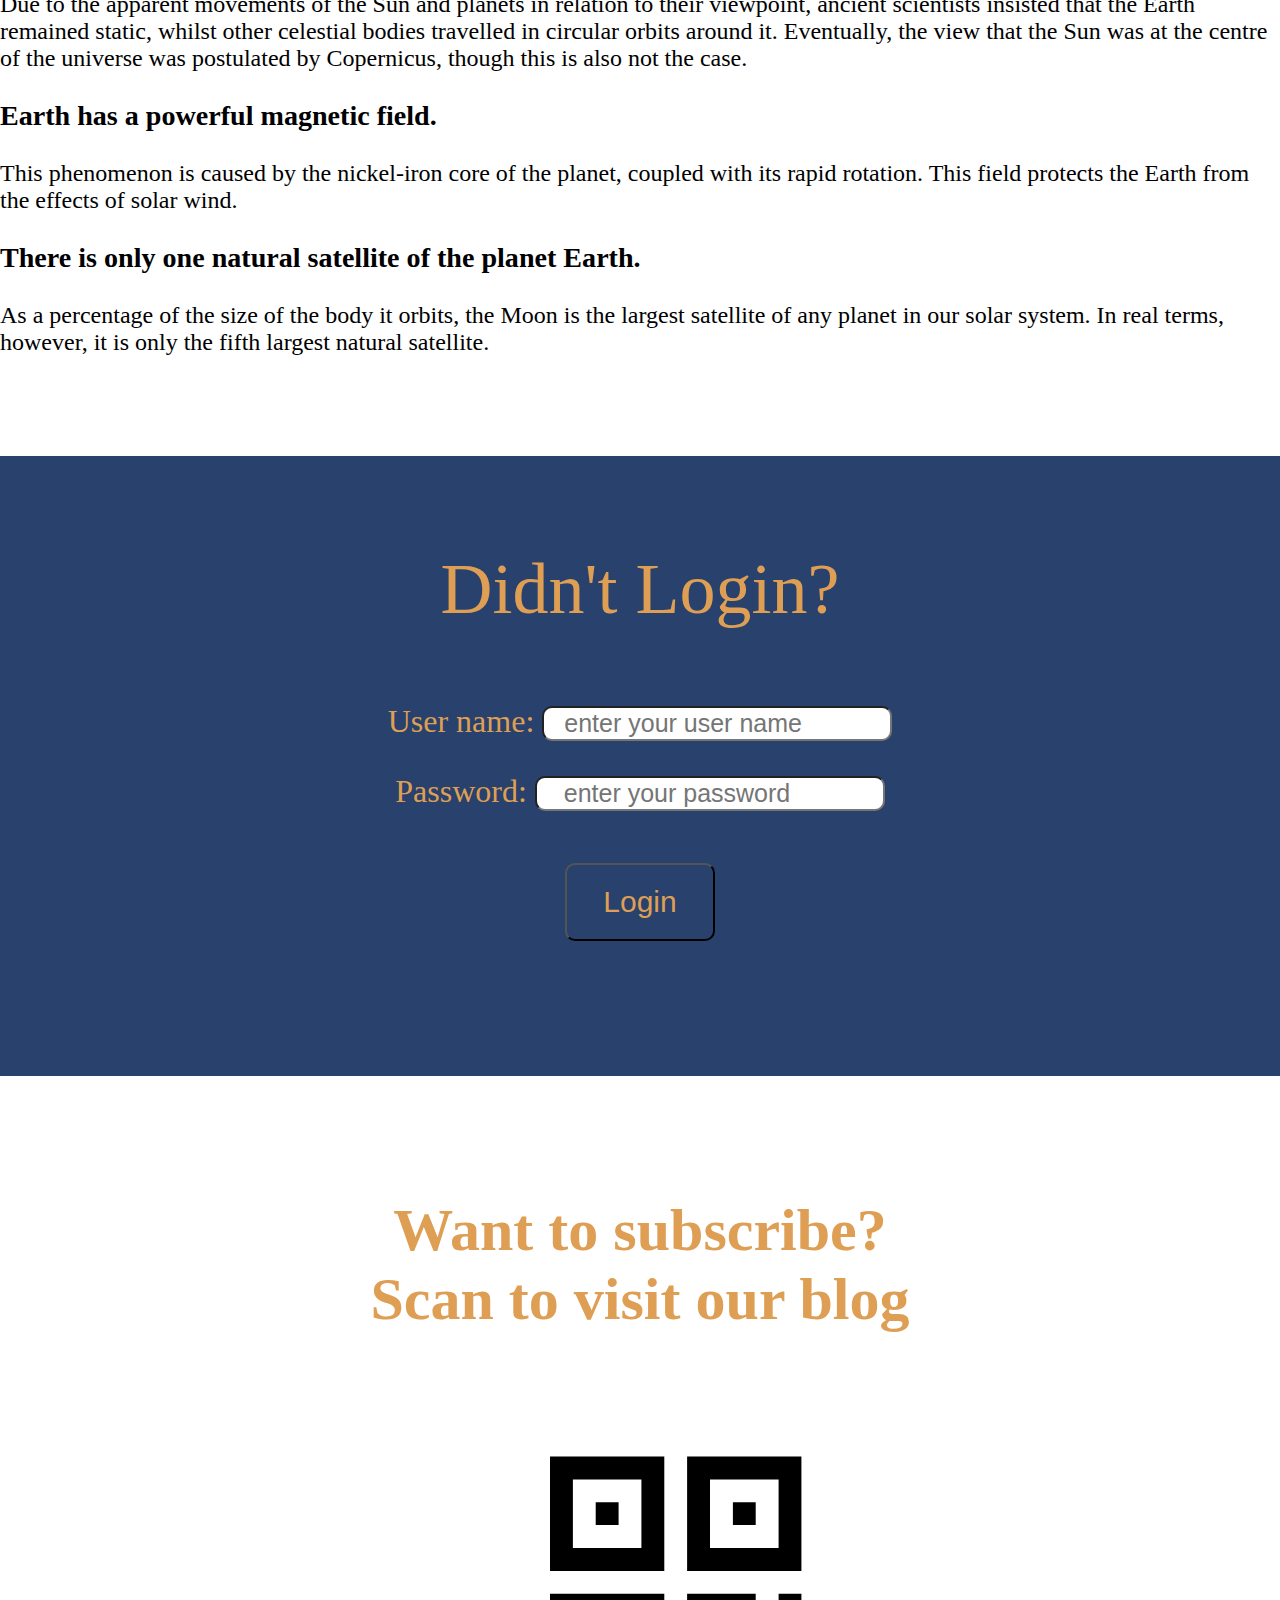
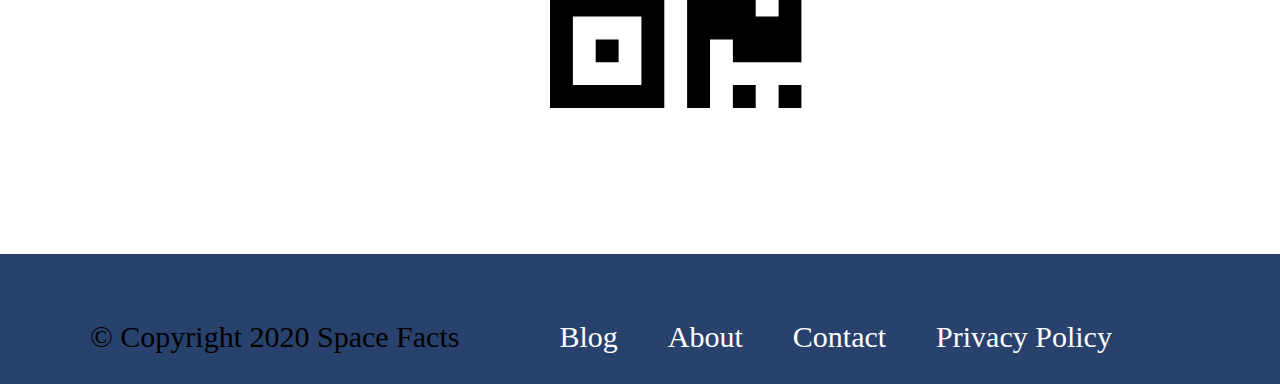
<file: Space demo/space.html>
<html>

<head>
	<title>The Earth</title>
	<link rel="stylesheet" href="https://cdnjs.cloudflare.com/ajax/libs/font-awesome/4.7.0/css/font-awesome.min.css">
	<link href="https://fonts.googleapis.com/css2?family=Vollkorn:ital,wght@1,616&display=swap" rel="stylesheet">


	<script src="https://code.jquery.com/jquery-2.2.0.js" integrity="sha256-oYqpLeqZe9cetUDV+TFiBZHp3uJ+X4F5eLs4W6uSTSE=" crossorigin="anonymous"></script>

	<link href="jquery-ui-1.12.1/jquery-ui.css" rel="stylesheet">
	<script src="jquery-ui-1.12.1/jquery-ui.js"></script>


	<link rel="stylesheet" type="text/css" href="space.css">



</head>

<body>

	<nav>
		<a href="#"><img src="logo.png" alt="logo" style="margin-top: 10px;"></a>
		<ul>
			<li><a href="#" id="home">Home</a></li>
			<li><a href="#quoteStart">Quote</a></li>
			<li><a href="#about">About</a></li>
			<li><a href="#facts">Facts</a></li>
			<li><a href="#blog" style="padding-right: 50px;">Blog</a></li>
			<li><a href="#form" style="color: #DE9F54;">Login</a></li>
			<li><a href="form.html" style="color: #DE9F54;">Sign up</a></li>
		</ul>
		<div class="icons">
			<a id="ask" href="#"><i class="fa fa-question-circle" style="font-size:36px; color: #d36440; padding-right: 30px;"></i></a>
			<a id="moon" href="#"><i class="fa fa-moon-o" style="font-size:36px; color: #d36440;"></i></a>
		</div>
	</nav>

	<div style="margin-top: 60px; padding-left: 400px;">
		<i class="fa fa-search" style="font-size:30px;"></i>
		<input type="search" name="search" placeholder="explore your favourite planet" style="width: 500px; padding-left: 45px; font-size: 30px; border: 2px solid black; border-radius: 20px;">
	</div>

	<p style="margin-bottom: 0;">
		<img src="quote.jpg" alt="earth picture" width="100%" height="600" style="padding-top: 30px;">
	</p>

	<p id="date"></p>
	<p id="quoteStart">Quote of the day</p>

	<div style="margin-left: 320px;">


		<h1 id="quote"><i class="fa fa-quote-left" style="font-size:36px; padding-right: 10px;"></i>What’s the use of a fine house if you haven’t got a tolerable planet to put it on<i class="fa fa-quote-right" style="font-size:36px; padding-left: 10px;"></i></h1>
		
	</div>

	<div>
		<hr style="width: 20%; margin-top: 80px;">
	</div>


	<h2 id="about">About the Earth</h2>

	<div id="mid">

		

		<p>Earth is the third planet from the Sun and is the largest of the terrestrial planets.<br>The Earth is the only planet in our solar system not to be named after a Greek or Roman deity.<br>The Earth was formed approximately 4.54 billion years ago and is the only known planet to support life.</p>

		<ul>
			<li>Mass: 5,972,190,000,000,000 billion kg</li>
			<li>Equatorial Diameter: 12,756 km</li>
			<li>Notable Moons: <a href="https://space-facts.com/the-moon/" target="_self" style="text-decoration: none;">The Moon</a></li>
		</ul>

	</div>

	<table>
		<thead>
			<tr>
				<th>Name</th>
				<th>Radius</th>
				<th>Average Temperature</th>
			</tr>
		</thead>

		<tr>
			<td>Mars</td>
			<td>3,403km</td>
			<td>-46°c</td>
		</tr>
		<tr>
			<td>Venus</td>
			<td>6,052km</td>
			<td>462°c</td>
		</tr>
	</table>

	<img src="earth.jpg" alt="earth" width="100%" height="700">


	<h2 id="facts">Facts about the Earth</h2>

	<div id="accordion">
		<h3>The Earth’s rotation is gradually slowing.</h3>
		<div>
			<p>This deceleration is happening almost imperceptibly, at approximately 17 milliseconds per hundred years, although the rate at which it occurs is not perfectly uniform. This has the effect of lengthening our days, but it happens so slowly that it could be as much as 140 million years before the length of a day will have increased to 25 hours.</p>
		</div>

		<h3>The Earth was once believed to be the centre of the universe.</h3>
		<div>
			<p>Due to the apparent movements of the Sun and planets in relation to their viewpoint, ancient scientists insisted that the Earth remained static, whilst other celestial bodies travelled in circular orbits around it. Eventually, the view that the Sun was at the centre of the universe was postulated by Copernicus, though this is also not the case.</p>
		</div>

		<h3>Earth has a powerful magnetic field.</h3>
		<div>
			<p>This phenomenon is caused by the nickel-iron core of the planet, coupled with its rapid rotation. This field protects the Earth from the effects of solar wind.</p>
		</div>

		<h3>There is only one natural satellite of the planet Earth.</h3>
		<div>
			<p>As a percentage of the size of the body it orbits, the Moon is the largest satellite of any planet in our solar system. In real terms, however, it is only the fifth largest natural satellite.</p>
		</div>
	</div>





	<div id="form">
		<form>
			<p style="font-size: 72px;">Didn't Login?</p>

			<p><label for="text">User name: </label>
			<input type="text" placeholder="enter your user name"></p>

			<p><label for="password">Password: </label>
			<input type="password" placeholder=" enter your password"></p>

			<p><input type="submit" value="Login" style="width: 150px; padding: 20px; font-size: 30px; margin-top: 20px; color: #DE9F54; background-color: #29416d;"></p>

		</form>

	</div>

	<h2 id="blog" style="text-align: center;  margin-top: 120px; font-size: 60px; color: #DE9F54;">Want to subscribe?<br>Scan to visit our blog</h2>
	<i class="fa fa-qrcode" style="font-size:20em; margin-left: 550px; margin-top: 50px;"></i>
	

	<footer>
		<ul>
			<li style="padding-right: 100px;">© Copyright 2020 Space Facts</li>
			<li><a href="#">Blog</a></li>
			<li><a href="#">About</a></li>
			<li><a href="#">Contact</a></li>
			<li><a href="#">Privacy Policy</a></li>
		</ul>
	</footer>


<script type="text/javascript" src="space.js"></script>

</body>

</html>
</file>
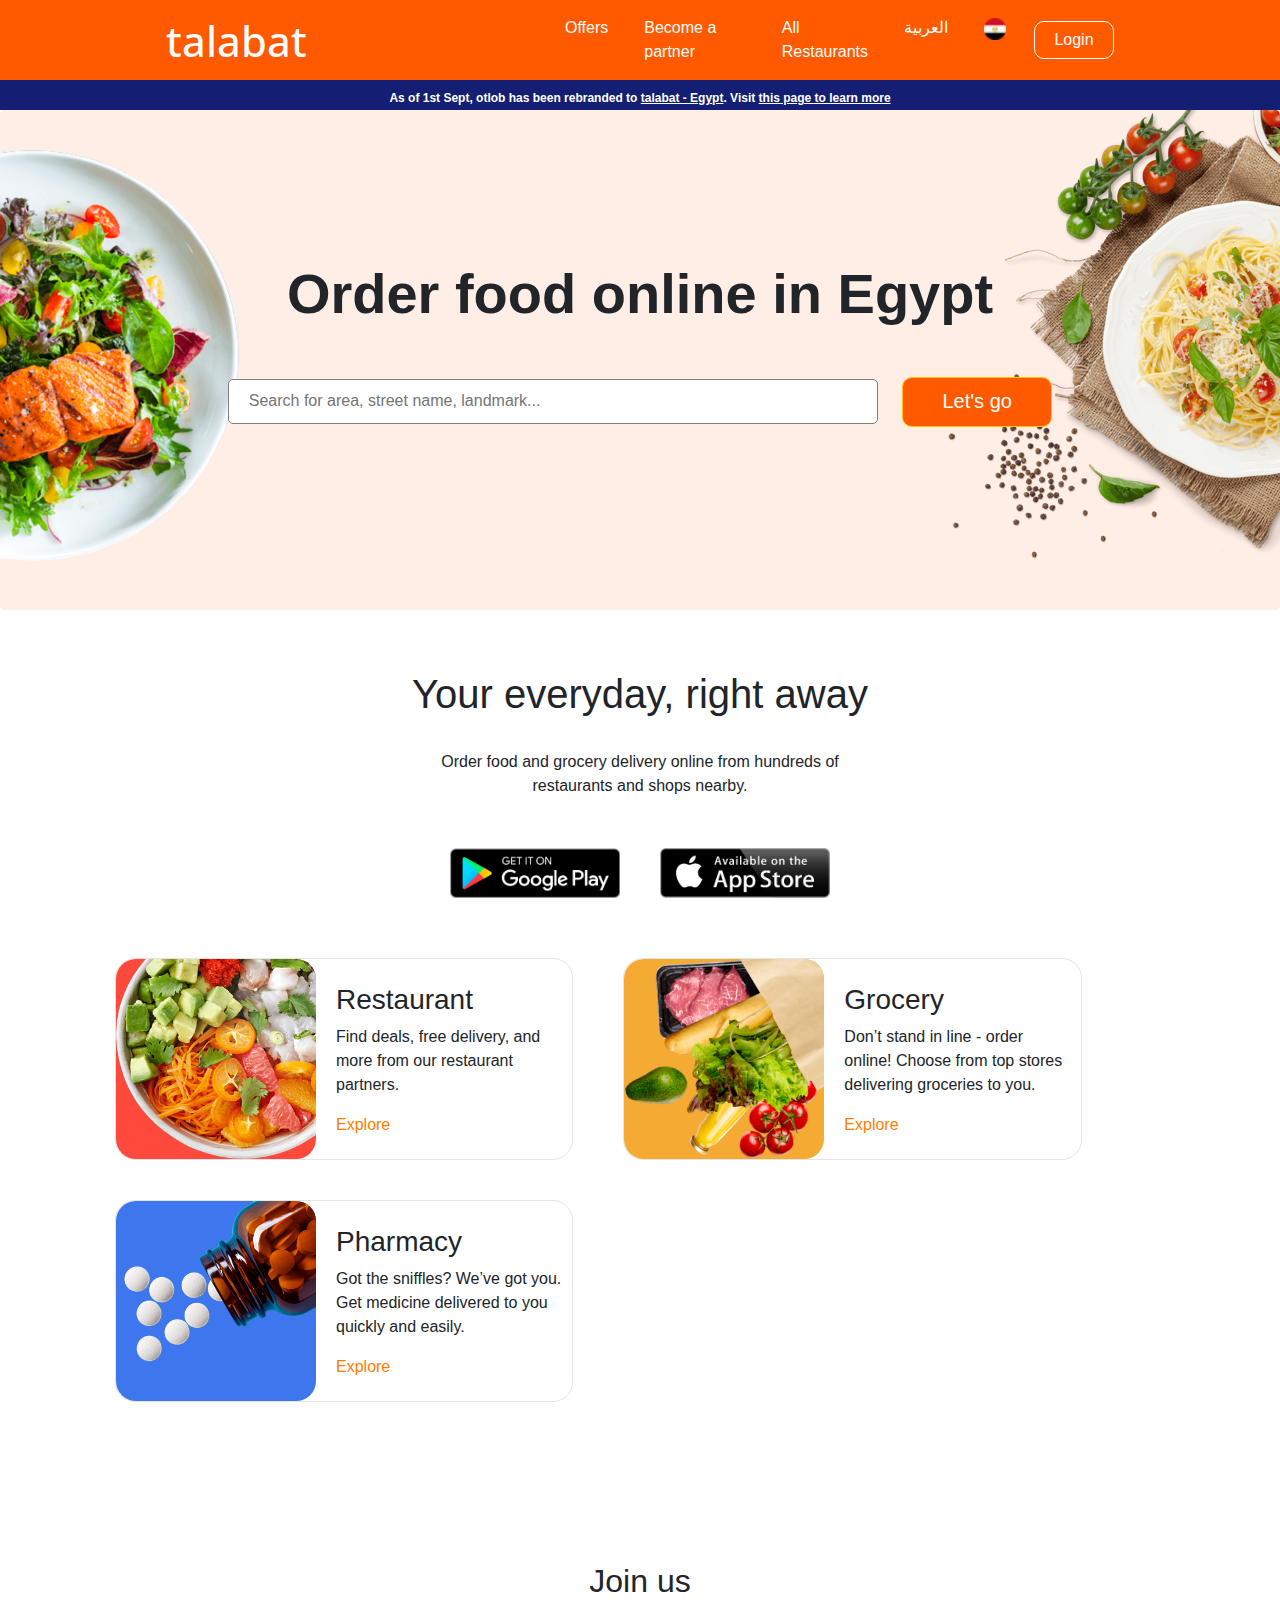
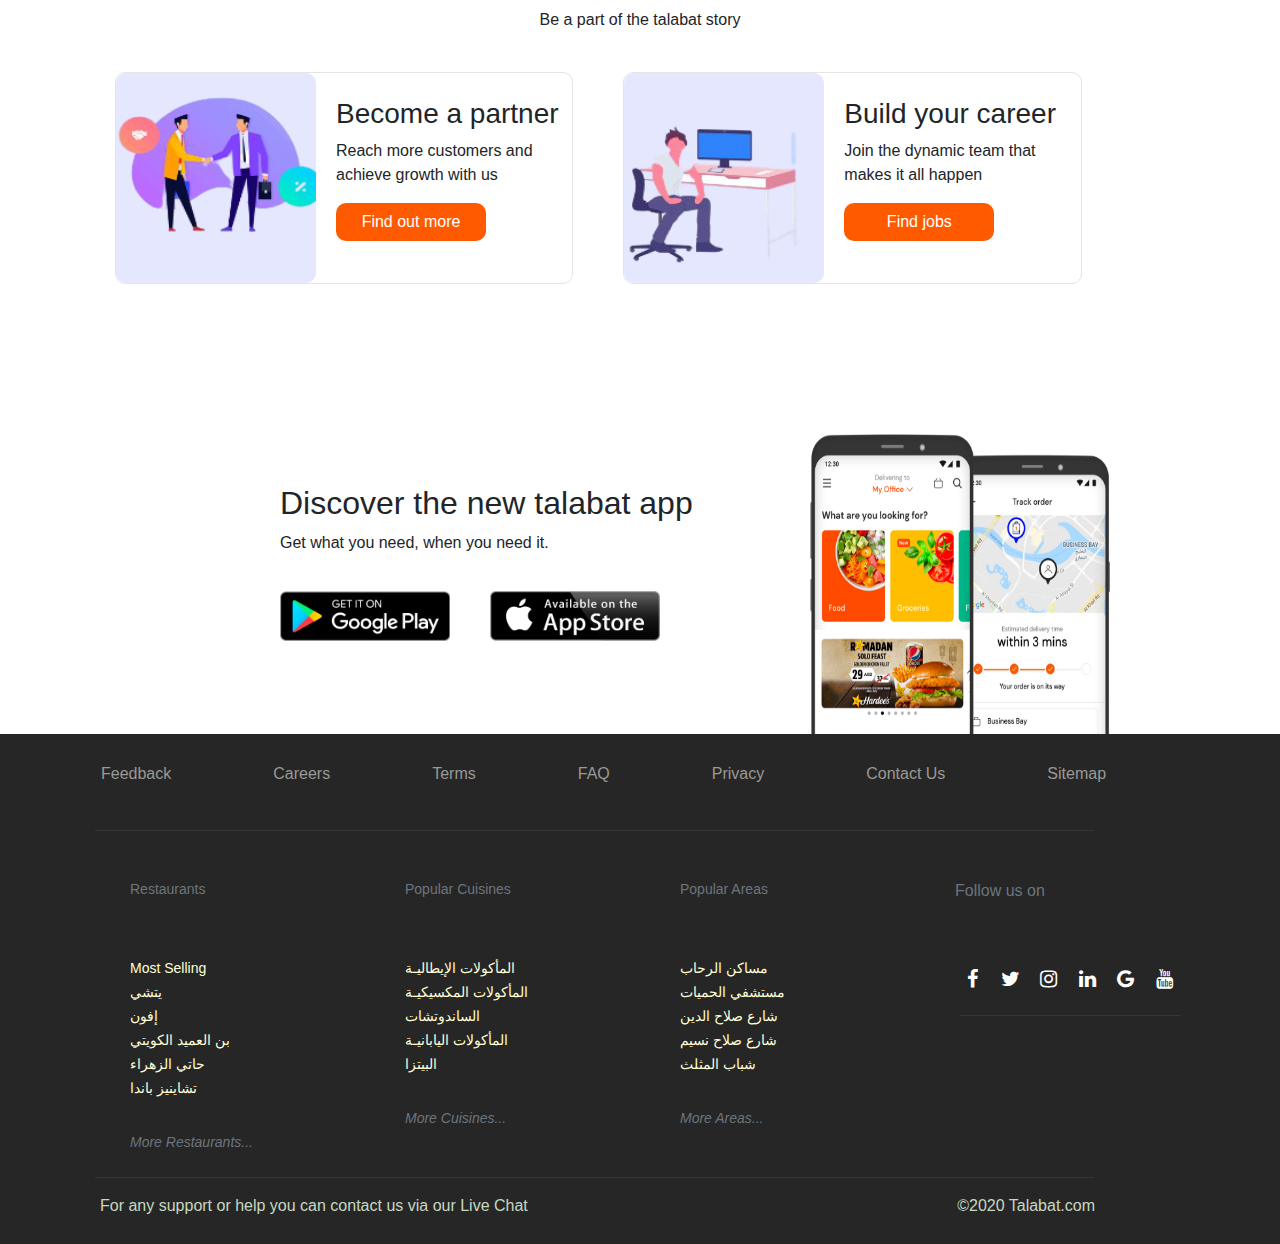
<file: Talabat Ad Page/talabat.html>
<!doctype html>
<html lang="en">
  <head>
    <!-- Required meta tags -->
    <meta charset="utf-8">
    <meta name="viewport" content="width=device-width, initial-scale=1, shrink-to-fit=no">

    <!-- Bootstrap CSS -->
    <link rel="stylesheet" href="https://maxcdn.bootstrapcdn.com/bootstrap/4.0.0/css/bootstrap.min.css" integrity="sha384-Gn5384xqQ1aoWXA+058RXPxPg6fy4IWvTNh0E263XmFcJlSAwiGgFAW/dAiS6JXm" crossorigin="anonymous">

    <link rel="preconnect" href="https://fonts.gstatic.com">
    <link href="https://fonts.googleapis.com/css2?family=Open+Sans:wght@700&display=swap" rel="stylesheet">

    <link rel="shortcut icon" href="logo.png" type="image/x-icon">
    <link rel="stylesheet" href="https://cdnjs.cloudflare.com/ajax/libs/font-awesome/4.7.0/css/font-awesome.min.css">


    <title>Talabat Ad-Page</title>

    <style type="text/css">
      #logo {

        font-family: 'Open Sans', sans-serif;

        font-size: 42px;
        font-weight: 500;
        line-height: 43px;
        margin-left: 150px;
        margin-right: 250px;
      }

      .links {
        font-size: 16px;
        font-family: sans-serif;
        margin-right: 20px;
      }

      .alert {
        text-align: center;
        color: white;
        background-color: #141e73;
        font-size: 12px;
        font-weight: bold;
        font-family: arial;
        height: 30px;
        padding: 8px;
        border-color: #141e73;
        border-radius: 0;
      }

      .alert-hov {
        color: white;
        text-decoration: underline;
      }

      .alert-hov:hover {
        color: #ff5a00;;
      }

      #jumbo {
        
        background-image: url(jumbo1.png), url(jumbo2.png);
        background-position: left bottom, right top;
        background-repeat: no-repeat, no-repeat;
        background-color: #ffeee5;
        height: 500px;
        text-align: center;
        padding-top: 150px;
      }

      #jumbutton {
        background-color: #ff5a00;
        color: white;
        height: 50px;
        width: 150px;
        border-radius: 10px;
      }

      .download {
        width: 170px;
        height: 50px;
        margin: 20px;
      }

      .row {
      	width: 1100px;
      	margin-left: 30px;
      	margin-top: 40px;
      }

      .btn {
      	background-color: #ff5a00;
      	color: white;
      	width: 150px;
      	border-radius: 10px;
      }

      .btn:hover {
      	color: white;
      }

      .nav li a {
      	color: #999995;
      	margin-right: 70px;
      	margin-top: 20px;
      	margin-bottom: 20px;
      }

      .list a {
      	color: #ffffd6;
      	font-size: 14px;
      }

      .fa {
        padding: 5px;
        font-size: 20px;
        text-align: center;
        text-decoration: none;
        margin: 5px 2px;
        border-radius: 50%;
        background-color: #262626;
        width: 30px;
        height: 30px;
      }
      .fa:hover {
      	background-color: black;
      	color: white;
      }

      .fa-facebook {
        color: white;
      }      

      .fa-twitter {
        color: white;
      }    

      .fa-youtube {
        color: white;
      }      

      .fa-instagram {
        color: white;
      }

      .fa-google {
        color: white;
      }

      .fa-linkedin {
        color: white;
      }

      .nav-link a {
      	padding-right: 95px;
      }

      .disabled {
      	padding-left: 0px;
      }
    </style>
  </head>
  <body>


    <!--navbar-->

<nav class="navbar navbar-expand-lg" style="background-color: #ff5a00; margin: 0px;">
  <button class="navbar-toggler" type="button" data-toggle="collapse" data-target="#navbarTogglerDemo03" aria-controls="navbarTogglerDemo03" aria-expanded="false" aria-label="Toggle navigation">
    <span class="navbar-toggler-icon"></span>
  </button>
  <a class="navbar-brand" id="logo" href="#" style="color: white;">talabat</a>

  <div class="collapse navbar-collapse" id="navbarTogglerDemo03">
    <ul class="navbar-nav mr-auto mt-2 mt-lg-0">
      <li class="nav-item">
        <a class="nav-link links" href="#" style="color: white;">Offers</a>
      </li>
      <li class="nav-item">
        <a class="nav-link links" href="#" style="color: white;">Become a partner</a>
      </li>
      <li class="nav-item">
        <a class="nav-link links" href="#" style="color: white;">All Restaurants</a>
      </li>
      <li class="nav-item">
        <a class="nav-link links" href="#" style="color: white;">العربية</a>
      </li>
      <li class="nav-item">
        <a class="nav-link links" href="#"><img src="flag.png" width="22" height="22"></a>
      </li>
    </ul>
    <form class="form-inline my-2 my-lg-0">
      <button class="btn my-2 my-sm-0" type="button" style="color: white; border-color: white; margin-right: 150px; width: 80px;">Login</button>
    </form>
  </div>
</nav>


<!--alert-->
<div class="alert alert-secondary" role="alert" style="margin: 0px;">
  As of 1st Sept, otlob has been rebranded to <a href="#" class="alert-hov">talabat - Egypt</a>. Visit <a href="#" class="alert-hov">this page to learn more</a>
</div>



<!--jumbotron-->

<div class="jumbotron" id="jumbo">
  <h1 class="display-4" style="margin-bottom: 50px; font-weight: bold;">Order food online in Egypt</h1>
  
  <p>
    <input type="search" placeholder="Search for area, street name, landmark..." style="width: 650px; height: 45px; border: 1px solid grey; border-radius: 5px; padding-left: 20px; margin-right: 20px;"></input>
    <a class="btn btn-warning btn-lg" href="#" role="button" id="jumbutton">Let's go</a>
  </p>
</div>




<!--section-->

<div style="text-align: center; margin-top: 60px;">
  <h1>Your everyday, right away</h1><br>
  <p>Order food and grocery delivery online from hundreds of <br>restaurants and shops nearby.</p>

  <div style="margin-top: 30px;">
    <a href="#"><img class="download" src="app1.png"></a><a href="#"><img class="download" src="app2.png"></a>
  </div>
</div>



<!--mid section-->

<div class="container">
	<div class="row">
		<div class="col-5" style="border: 1px solid #e5e5e5; border-radius: 20px; padding: 0;">
			<img src="no1.png" style="border-radius: 20px; float: left; width: 200px; height: 200px; margin-right: 20px; padding-left: 0; background-color: #ff493d;">
			<div>
				<br>
				<h3>Restaurant</h3>
				<p>Find deals, free delivery, and<br> more from our restaurant<br> partners.</p>
				<a href="#" style="color: #ff7e00; text-decoration: none;">Explore</a>
			</div>
		</div>
		<div class="col-5" style="border: 1px solid #e5e5e5; border-radius: 20px; padding: 0; margin-left: 50px;">
			<img src="no2.png" style="border-radius: 20px; float: left; width: 200px; height: 200px; margin-right: 20px; padding-left: 0; background-color: #f4aa33;">
			<div>
				<br>
				<h3>Grocery</h3>
				<p>Don’t stand in line - order<br> online! Choose from top stores<br> delivering groceries to you.</p>
				<a href="#" style="color: #ff7e00; text-decoration: none;">Explore</a>
			</div>
		</div>
	</div>
	<div class="row">
		<div class="col-5" style="border: 1px solid #e5e5e5; border-radius: 20px; padding: 0;">
			<img src="no3.png" style="border-radius: 20px; float: left; width: 200px; height: 200px; margin-right: 20px; padding-left: 0; background-color: #3d76ed;">
			<div>
				<br>
				<h3>Pharmacy</h3>
				<p>Got the sniffles? We’ve got you.<br> Get medicine delivered to you<br> quickly and easily.</p>
				<a href="#" style="color: #ff7e00; text-decoration: none;">Explore</a>
			</div>
		</div>
	</div>


	<!--section-->
	<div style="margin-top: 160px; text-align: center;">
		<h2>Join us</h2>
		<p>Be a part of the talabat story</p>
	</div>



	<!--new row-->
	<div class="row" style="margin-bottom: 150px;">
		<div class="col-5" style="border: 1px solid #e5e5e5; border-radius: 10px; padding: 0;">
			<img src="pic1.png" style="border-radius: 10px; float: left; width: 200px; height: 210px; margin-right: 20px; padding-left: 0; background-color: #e5e7ff;">
			<div>
				<br>
				<h3>Become a partner</h3>
				<p>Reach more customers and<br> achieve growth with us</p>
				<a href="#" class="btn">Find out more</a>
			</div>
		</div>

		<div class="col-5" style="border: 1px solid #e5e5e5; border-radius: 10px; padding: 0; margin-left: 50px;">
			<img src="pic2.png" style="border-radius: 10px; float: left; width: 200px; height: 210px; margin-right: 20px; padding-left: 0; background-color: #e5e7ff;">
			<div>
				<br>
				<h3>Build your career</h3>
				<p>Join the dynamic team that<br> makes it all happen</p>
				<a href="#" class="btn">Find jobs</a>
			</div>
		</div>

	</div>
</div>




<!--before footer-->

<div class="container" style="margin-left: 200px;">
  <div class="row">
    <div class="col-6" style="padding-top: 50px;">
      <h2 style="padding-left: 20px;">Discover the new talabat app</h2>
      <p style="padding-left: 20px;">Get what you need, when you need it.</p>
      <a href="#"><img class="download" src="app1.png"></a><a href="#"><img class="download" src="app2.png"></a>
    </div>
    <div class="col-6">
      <img src="last.png" width="300" height="300">
    </div>
  </div>
</div>




<!--footer-->
<div style="background-color: #262626;">
	<div class="container">
	    <ul class="nav">
          <li class="nav-item">
            <a class="nav-link" href="#">Feedback</a>
          </li>
          <li class="nav-item">
            <a class="nav-link" href="#">Careers</a>
          </li>
          <li class="nav-item">
            <a class="nav-link" href="#">Terms</a>
          </li>
          <li class="nav-item">
            <a class="nav-link" href="#">FAQ</a>
          </li>
          <li class="nav-item">
            <a class="nav-link" href="#">Privacy</a>
          </li>
          <li class="nav-item">
            <a class="nav-link" href="#">Contact Us</a>
          </li>
          <li class="nav-item">
            <a class="nav-link" href="#">Sitemap</a>
          </li>
    	</ul>

    	<hr style="background-color: #3b3b3b; width: 90%; margin-left: 10px;">



        <div class="row" id="last-row">
        	<div class="col list">
        		<a class="nav-link disabled" href="#">Restaurants</a><br><br>
        		<a href="#">Most Selling</a><br>
        		<a href="#">يتشي</a><br>
        		<a href="#">إفون</a><br>
        		<a href="#"> بن العميد الكويتي</a><br>
        		<a href="#">حاتي الزهراء</a><br>
        		<a href="#">تشاينيز باندا</a><br><br>
        		<em><a class="nav-link disabled" href="#">More Restaurants...</a></em>
        	</div>

        	<div class="col list">
        		<a class="nav-link disabled" href="#">Popular Cuisines</a><br><br>
        		<a href="#">المأكولات الإيطاليـة</a><br>
        		<a href="#">المأكولات المكسيكيـة</a><br>
        		<a href="#">الساندوتشات</a><br>
        		<a href="#">المأكولات اليابانيـة</a><br>
        		<a href="#">البيتزا</a><br><br>
        		<em><a class="nav-link disabled" href="#">More Cuisines...</a></em>
        	</div>

        	<div class="col list">
        		<a class="nav-link disabled" href="#">Popular Areas</a><br><br>
        		<a href="#">مساكن الرحاب</a><br>
        		<a href="#">مستشفي الحميات</a><br>
        		<a href="#">شارع صلاح الدين</a><br>
        		<a href="#">شارع صلاح نسيم</a><br>
        		<a href="#">شباب المثلث</a><br><br>
        		<em><a class="nav-link disabled" href="#">More Areas...</a></em>
        	</div>

        	<div class="col">
        		<a class="nav-link disabled" href="#">Follow us on</a><br><br>
        		<a href="#" class="fa fa-facebook"></a>
                <a href="#" class="fa fa-twitter"></a>
                <a href="#" class="fa fa-instagram"></a>
                <a href="#" class="fa fa-linkedin"></a>
                <a href="#" class="fa fa-google"></a>
                <a href="#" class="fa fa-youtube"></a>
                <hr style="background-color: #3b3b3b; width: 90%; margin-left: 5px;">
        	</div>
        </div>

        <hr style="background-color: #3b3b3b; width: 90%; margin-left: 10px;">
        <div style="color: #c7d8c1; padding-bottom: 10px;">
        	<p style="padding-left: 15px;">For any support or help you can contact us via our Live Chat<span style="float: right; padding-right: 100px;">©2020 Talabat.com</span></p>
        </div>
	</div>
</div>








    <!-- Optional JavaScript -->
    <!-- jQuery first, then Popper.js, then Bootstrap JS -->
    <script src="https://code.jquery.com/jquery-3.2.1.slim.min.js" integrity="sha384-KJ3o2DKtIkvYIK3UENzmM7KCkRr/rE9/Qpg6aAZGJwFDMVNA/GpGFF93hXpG5KkN" crossorigin="anonymous"></script>
    <script src="https://cdnjs.cloudflare.com/ajax/libs/popper.js/1.12.9/umd/popper.min.js" integrity="sha384-ApNbgh9B+Y1QKtv3Rn7W3mgPxhU9K/ScQsAP7hUibX39j7fakFPskvXusvfa0b4Q" crossorigin="anonymous"></script>
    <script src="https://maxcdn.bootstrapcdn.com/bootstrap/4.0.0/js/bootstrap.min.js" integrity="sha384-JZR6Spejh4U02d8jOt6vLEHfe/JQGiRRSQQxSfFWpi1MquVdAyjUar5+76PVCmYl" crossorigin="anonymous"></script>
  </body>
</html>
</file>
<file: Space demo/space.css>
nav ul li {
			list-style: none;
			float: left;
			padding-right: 50px;
			font-size: 30px;
		}

		nav ul li a {
			text-decoration: none;
			color: white;
		}

		nav {
			background-color: #29416d;
			height: 100px;
		}

		nav ul {
			display: inline-block;
			margin-left: 50px;
		}

		body {
			margin: 0;
		}

		.icons {
			float: right;
			padding: 30px;
			margin-top: 10px;
		}

		#quote {
			text-align: center;
			font-family: "Vollkorn";
			width: 750px;
			font-size: 68px;
		}

		#quoteStart {
			text-align: center;
			font-size: 60px;
			font-style: italic;
			color: #29416d ;
		}

		#date {
			text-align: center;
			font-size: 32px;
			background-color: #DE9F54;
			height: 50px;
			margin-top: 0;
			color: white;
			padding-top: 10px;
			font-weight: bold;
			font-style: italic;
		}

		#home {
			text-decoration: underline red;
		}

		#about {
			font-size: 42px;
			text-align: center;
			color: #29416d ;
			margin-top: 50px;
		}

		#mid p {
			text-align: center;
			font-size: 30px;
			font-family: serif;
		}

		#mid ul {
			padding-left: 400px;
			font-size: 25px;
		}

		#mid ul li {
			list-style: circle;
		}

		

		#facts {
			font-size: 42px;
			text-align: center;
			color: #29416d ;
			margin-top: 50px;
		}

		#accordion {
			font-size: 24px;
		}

		table, th, td {
			border: 1px solid grey;
			font-size: 20px;
		}

		table {
        	border-collapse: collapse;
        	width: 50%;
        	margin-top: 60px;
        	margin-bottom: 30px;
        	margin-left: 300px;
     	 }

     	th, td {
       		 text-align: center;
       	 	padding: 10px;
     	 }

     	th {
       		 background-color: #29416d;
      	  	color: #DE9F54;
    	  }

    	tr:hover { background-color: #29416d; color: #DE9F54;}
		
		#form {
			text-align: center;
			padding-top: 20px;
			margin-top: 100px;
			background-color: #29416d;
			color: #DE9F54;
			height: 600px;
			font-size: 32px;
		}

		#form input {
			border-radius: 10px;
			padding-left: 20px;
			font-size: 25px;
			width: 350px;
		}

		footer {
			background-color: #29416d;
			height: 80px;
			margin-top: 100px;
			padding-top: 50px;
		}

		footer ul {
			display: inline-block;
			margin-left: 50px;
		}

		footer ul li {
			list-style: none;
			float: left;
			padding-right: 50px;
			font-size: 30px;
		}

		footer ul li a {
			text-decoration: none;
			color: white;
		}

		.change {
			background-color: black;
			color: white;
		}
</file>
